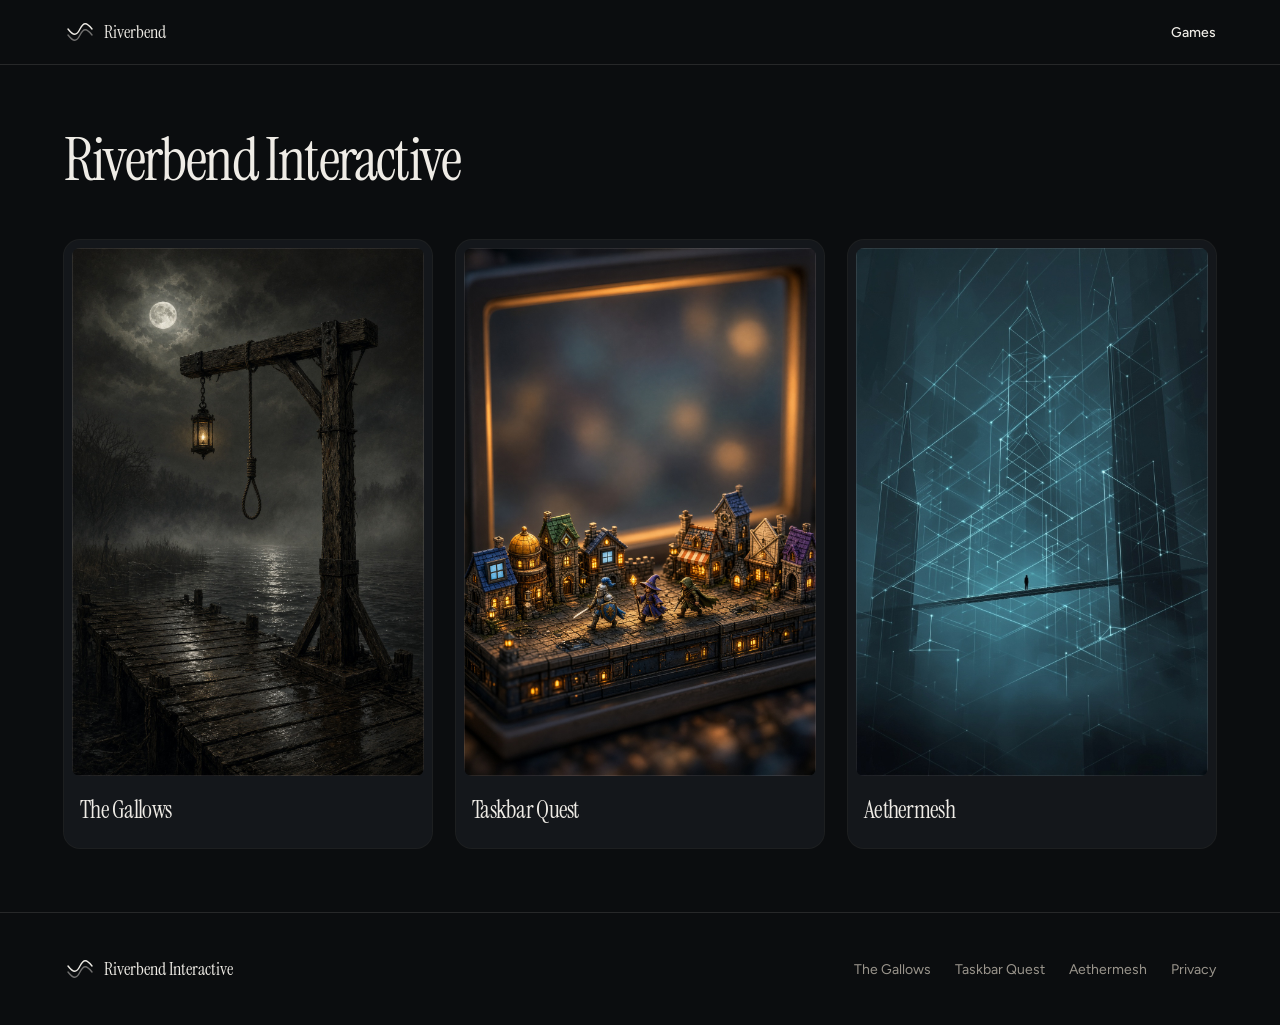
<file: index.html>
<!DOCTYPE html>
<html lang="en">
  <head>
    <meta charset="utf-8" />
    <meta name="viewport" content="width=device-width, initial-scale=1" />
    <title>Riverbend Interactive</title>
    <meta
      name="description"
      content="Riverbend Interactive — The Gallows, Taskbar Quest, Aethermesh."
    />
    <meta name="theme-color" content="#0b0d0f" />
    <link rel="icon" type="image/svg+xml" href="favicon.svg" />
    <link rel="preconnect" href="https://fonts.googleapis.com" />
    <link rel="preconnect" href="https://fonts.gstatic.com" crossorigin />
    <link
      href="https://fonts.googleapis.com/css2?family=Figtree:ital,wght@0,400;0,500;0,600;1,400&family=Instrument+Serif:ital@0;1&display=swap"
      rel="stylesheet"
    />
    <link rel="stylesheet" href="css/styles.css" />
  </head>
  <body>
    <header class="site-header">
      <a class="sr-only" href="#main">Skip to content</a>
      <div class="wrap header-bar">
        <a class="brand" href="./">
          <svg class="mark" viewBox="0 0 32 32" aria-hidden="true" fill="none">
            <path d="M4 13c5.5 7 8.5 7 12 0s6.5-7 12 0" stroke="currentColor" stroke-width="1.4" stroke-linecap="round" />
            <path d="M4 19c5.5 7 8.5 7 12 0s6.5-7 12 0" stroke="currentColor" stroke-width="1.4" stroke-linecap="round" opacity="0.45" />
          </svg>
          <span>Riverbend</span>
        </a>
        <nav class="nav-desktop" aria-label="Primary">
          <a href="games/" aria-current="page">Games</a>
        </nav>
        <button class="menu-btn" type="button" data-menu-toggle aria-expanded="false" aria-controls="mobile-nav">
          <svg width="20" height="20" viewBox="0 0 24 24" fill="none" stroke="currentColor" stroke-width="2" aria-hidden="true">
            <path d="M4 7h16M4 12h16M4 17h16" />
          </svg>
          <span class="sr-only">Open menu</span>
        </button>
      </div>
      <div class="nav-mobile wrap" id="mobile-nav">
        <a href="games/">Games</a>
      </div>
    </header>

    <main id="main" class="page">
      <div class="wrap">
        <h1>Riverbend Interactive</h1>
        <div class="grid-games">
          <a class="game-card" href="games/the-gallows/">
            <div class="frame">
              <img src="art/gallows-cover.jpg" alt="The Gallows" />
            </div>
            <h2>The Gallows</h2>
          </a>
          <a class="game-card" href="games/taskbar-quest/">
            <div class="frame">
              <img src="art/taskbar-cover.jpg" alt="Taskbar Quest" />
            </div>
            <h2>Taskbar Quest</h2>
          </a>
          <a class="game-card" href="games/aethermesh/">
            <div class="frame">
              <img src="art/aethermesh-cover.jpg" alt="Aethermesh" />
            </div>
            <h2>Aethermesh</h2>
          </a>
        </div>
      </div>
    </main>

    <footer class="site-footer">
      <div class="wrap footer-bar">
        <div class="footer-brand">
          <svg class="mark" viewBox="0 0 32 32" aria-hidden="true" fill="none">
            <path d="M4 13c5.5 7 8.5 7 12 0s6.5-7 12 0" stroke="currentColor" stroke-width="1.4" stroke-linecap="round" />
            <path d="M4 19c5.5 7 8.5 7 12 0s6.5-7 12 0" stroke="currentColor" stroke-width="1.4" stroke-linecap="round" opacity="0.45" />
          </svg>
          <span>Riverbend Interactive</span>
        </div>
        <nav class="footer-nav" aria-label="Games">
          <a href="games/the-gallows/">The Gallows</a>
          <a href="games/taskbar-quest/">Taskbar Quest</a>
          <a href="games/aethermesh/">Aethermesh</a>
          <a href="games/the-gallows/privacy.html">Privacy</a>
        </nav>
      </div>
    </footer>
    <script src="js/site.js"></script>
  </body>
</html>
</file>
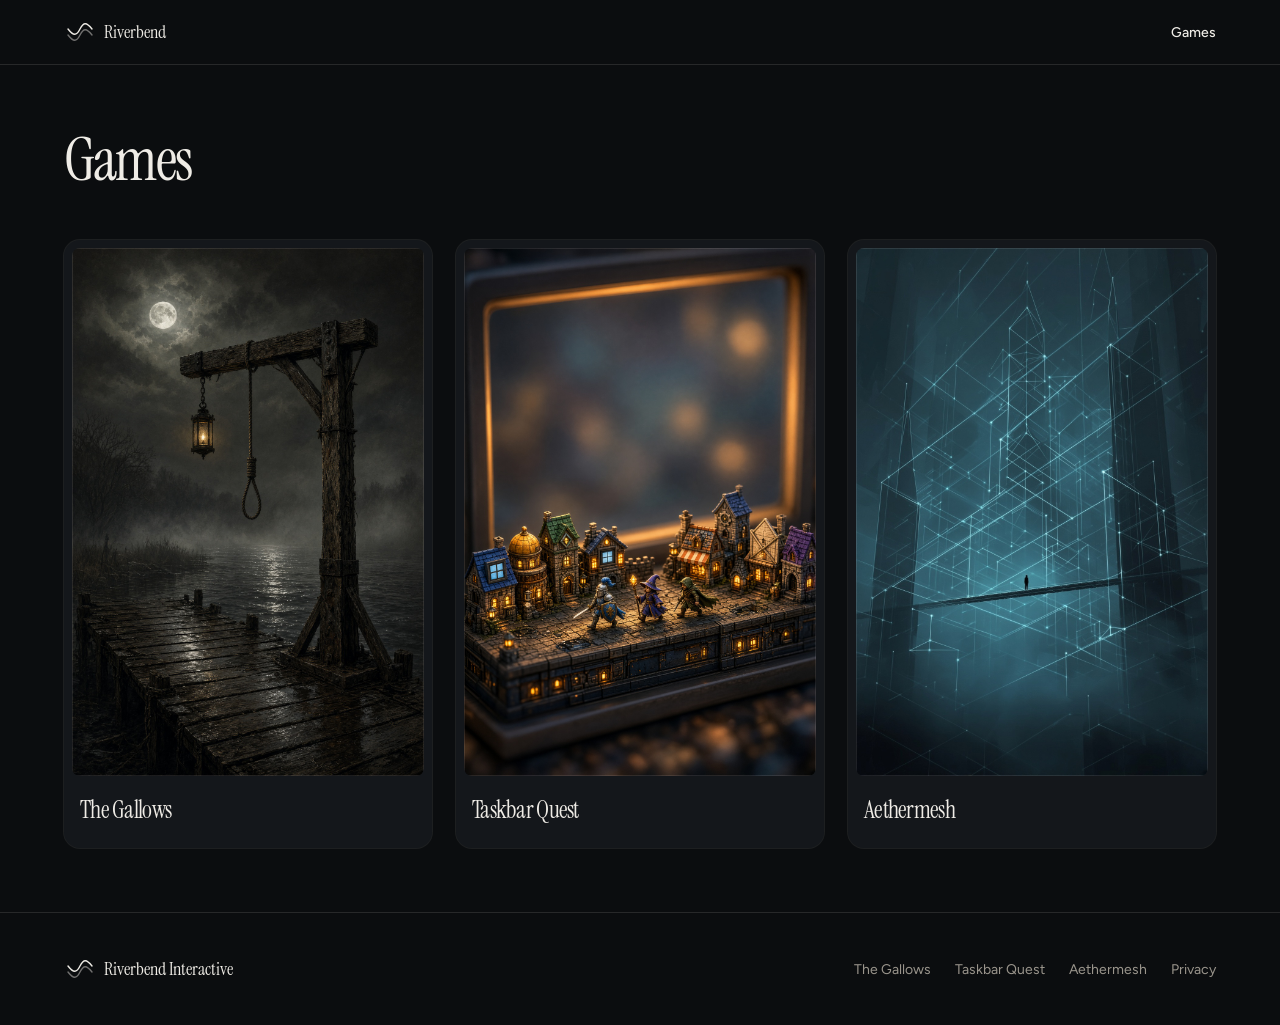
<file: games/index.html>
<!DOCTYPE html>
<html lang="en">
  <head>
    <meta charset="utf-8" />
    <meta name="viewport" content="width=device-width, initial-scale=1" />
    <title>Games — Riverbend Interactive</title>
    <meta name="description" content="The Gallows, Taskbar Quest, and Aethermesh." />
    <meta name="theme-color" content="#0b0d0f" />
    <link rel="icon" type="image/svg+xml" href="../favicon.svg" />
    <link rel="preconnect" href="https://fonts.googleapis.com" />
    <link rel="preconnect" href="https://fonts.gstatic.com" crossorigin />
    <link
      href="https://fonts.googleapis.com/css2?family=Figtree:ital,wght@0,400;0,500;0,600;1,400&family=Instrument+Serif:ital@0;1&display=swap"
      rel="stylesheet"
    />
    <link rel="stylesheet" href="../css/styles.css" />
  </head>
  <body>
    <header class="site-header">
      <a class="sr-only" href="#main">Skip to content</a>
      <div class="wrap header-bar">
        <a class="brand" href="../">
          <svg class="mark" viewBox="0 0 32 32" aria-hidden="true" fill="none">
            <path d="M4 13c5.5 7 8.5 7 12 0s6.5-7 12 0" stroke="currentColor" stroke-width="1.4" stroke-linecap="round" />
            <path d="M4 19c5.5 7 8.5 7 12 0s6.5-7 12 0" stroke="currentColor" stroke-width="1.4" stroke-linecap="round" opacity="0.45" />
          </svg>
          <span>Riverbend</span>
        </a>
        <nav class="nav-desktop" aria-label="Primary">
          <a href="./" aria-current="page">Games</a>
        </nav>
        <button class="menu-btn" type="button" data-menu-toggle aria-expanded="false" aria-controls="mobile-nav">
          <svg width="20" height="20" viewBox="0 0 24 24" fill="none" stroke="currentColor" stroke-width="2" aria-hidden="true">
            <path d="M4 7h16M4 12h16M4 17h16" />
          </svg>
          <span class="sr-only">Open menu</span>
        </button>
      </div>
      <div class="nav-mobile wrap" id="mobile-nav">
        <a href="./">Games</a>
      </div>
    </header>

    <main id="main" class="page">
      <div class="wrap">
        <h1>Games</h1>
        <div class="grid-games">
          <a class="game-card" href="the-gallows/">
            <div class="frame">
              <img src="../art/gallows-cover.jpg" alt="The Gallows" />
            </div>
            <h2>The Gallows</h2>
          </a>
          <a class="game-card" href="taskbar-quest/">
            <div class="frame">
              <img src="../art/taskbar-cover.jpg" alt="Taskbar Quest" />
            </div>
            <h2>Taskbar Quest</h2>
          </a>
          <a class="game-card" href="aethermesh/">
            <div class="frame">
              <img src="../art/aethermesh-cover.jpg" alt="Aethermesh" />
            </div>
            <h2>Aethermesh</h2>
          </a>
        </div>
      </div>
    </main>

    <footer class="site-footer">
      <div class="wrap footer-bar">
        <div class="footer-brand">
          <svg class="mark" viewBox="0 0 32 32" aria-hidden="true" fill="none">
            <path d="M4 13c5.5 7 8.5 7 12 0s6.5-7 12 0" stroke="currentColor" stroke-width="1.4" stroke-linecap="round" />
            <path d="M4 19c5.5 7 8.5 7 12 0s6.5-7 12 0" stroke="currentColor" stroke-width="1.4" stroke-linecap="round" opacity="0.45" />
          </svg>
          <span>Riverbend Interactive</span>
        </div>
        <nav class="footer-nav" aria-label="Games">
          <a href="the-gallows/">The Gallows</a>
          <a href="taskbar-quest/">Taskbar Quest</a>
          <a href="aethermesh/">Aethermesh</a>
          <a href="the-gallows/privacy.html">Privacy</a>
        </nav>
      </div>
    </footer>
    <script src="../js/site.js"></script>
  </body>
</html>
</file>
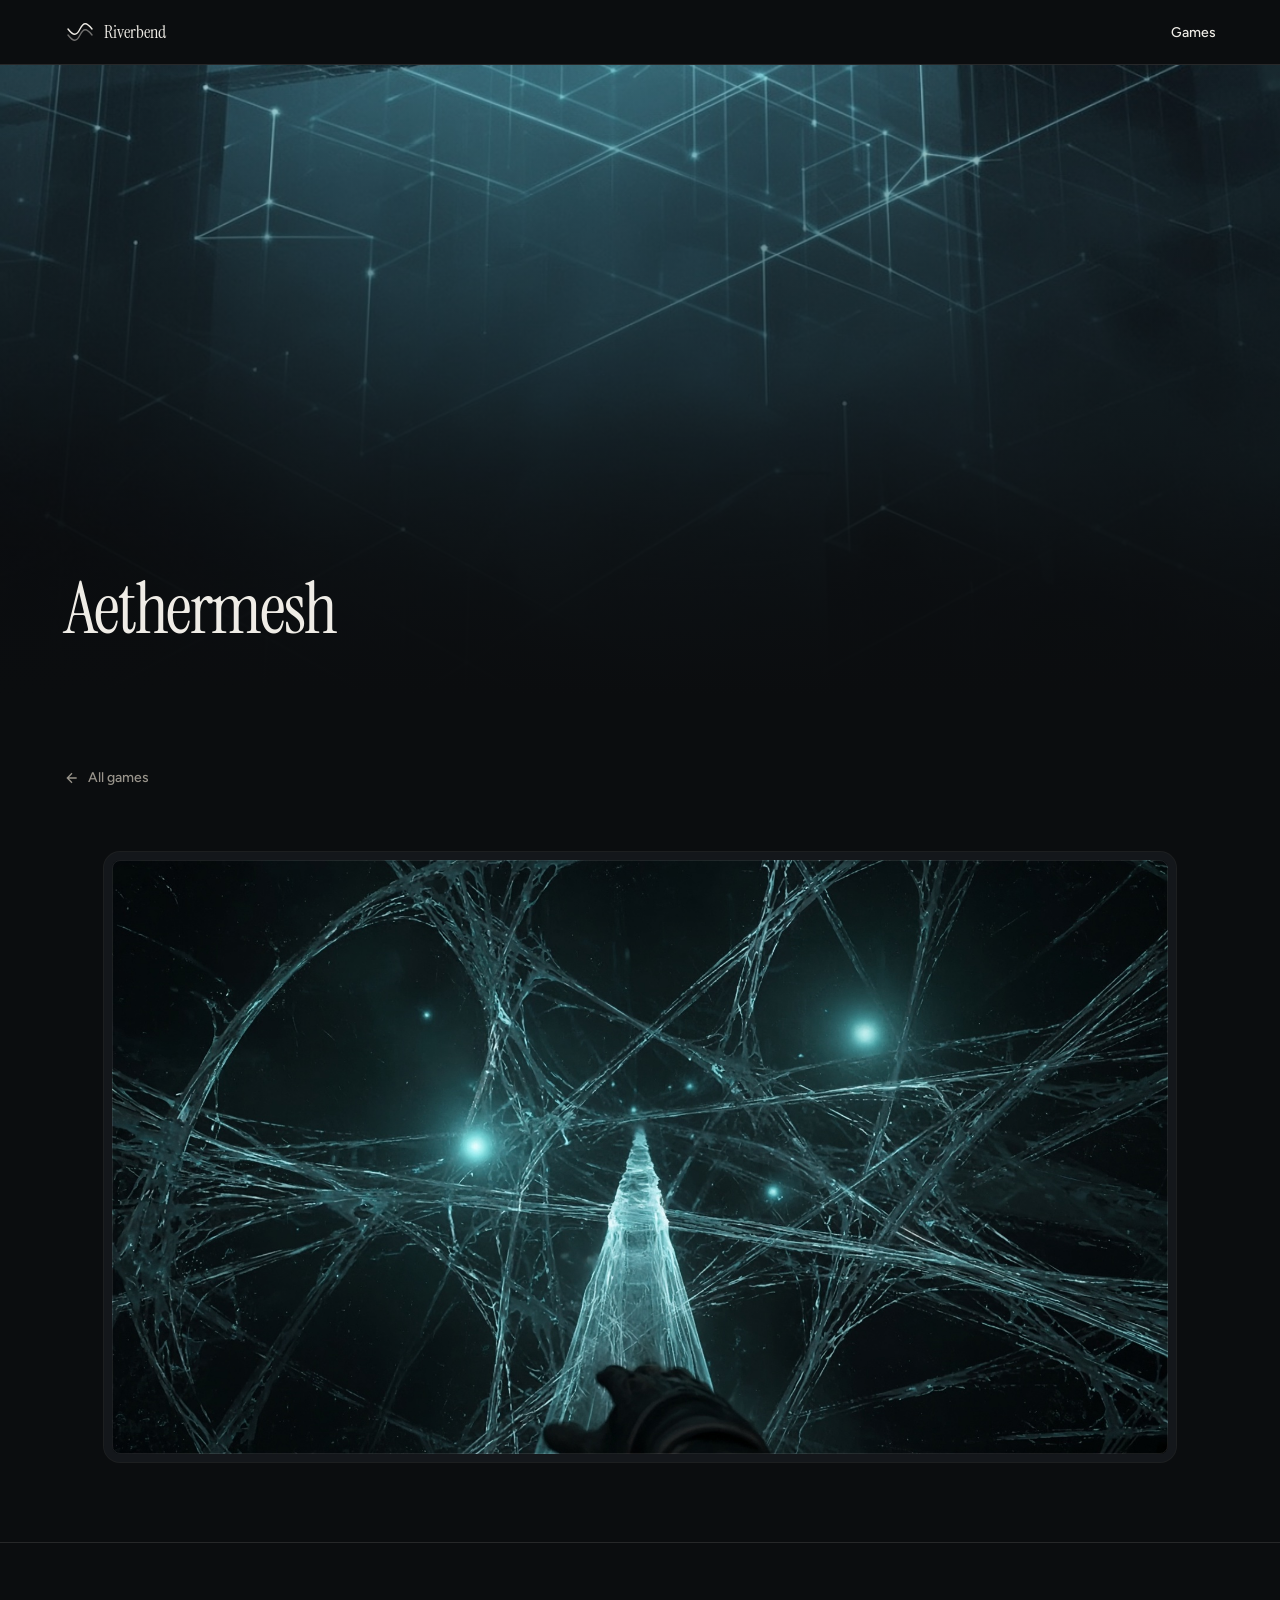
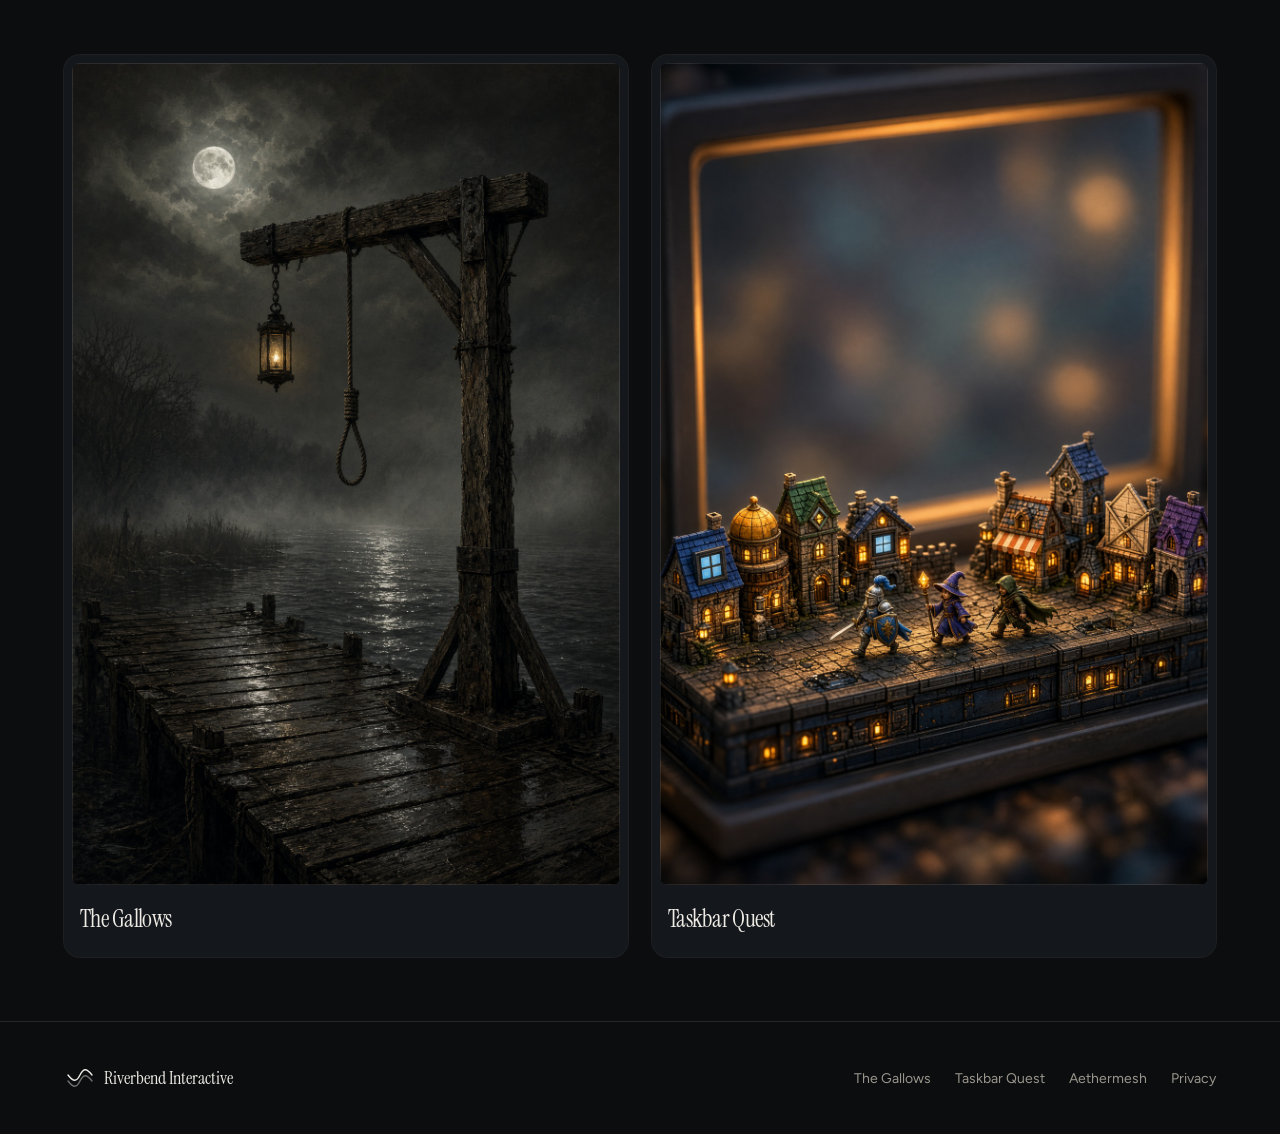
<file: games/aethermesh/index.html>
<!DOCTYPE html>
<html lang="en">
  <head>
    <meta charset="utf-8" />
    <meta name="viewport" content="width=device-width, initial-scale=1" />
    <title>Aethermesh — Riverbend Interactive</title>
    <meta name="description" content="Aethermesh" />
    <meta name="theme-color" content="#0b0d0f" />
    <link rel="icon" type="image/svg+xml" href="../../favicon.svg" />
    <link rel="preconnect" href="https://fonts.googleapis.com" />
    <link rel="preconnect" href="https://fonts.gstatic.com" crossorigin />
    <link
      href="https://fonts.googleapis.com/css2?family=Figtree:ital,wght@0,400;0,500;0,600;1,400&family=Instrument+Serif:ital@0;1&display=swap"
      rel="stylesheet"
    />
    <link rel="stylesheet" href="../../css/styles.css" />
  </head>
  <body>
    <header class="site-header">
      <a class="sr-only" href="#main">Skip to content</a>
      <div class="wrap header-bar">
        <a class="brand" href="../../">
          <svg class="mark" viewBox="0 0 32 32" aria-hidden="true" fill="none">
            <path d="M4 13c5.5 7 8.5 7 12 0s6.5-7 12 0" stroke="currentColor" stroke-width="1.4" stroke-linecap="round" />
            <path d="M4 19c5.5 7 8.5 7 12 0s6.5-7 12 0" stroke="currentColor" stroke-width="1.4" stroke-linecap="round" opacity="0.45" />
          </svg>
          <span>Riverbend</span>
        </a>
        <nav class="nav-desktop" aria-label="Primary">
          <a href="../" aria-current="page">Games</a>
        </nav>
        <button class="menu-btn" type="button" data-menu-toggle aria-expanded="false" aria-controls="mobile-nav">
          <svg width="20" height="20" viewBox="0 0 24 24" fill="none" stroke="currentColor" stroke-width="2" aria-hidden="true">
            <path d="M4 7h16M4 12h16M4 17h16" />
          </svg>
          <span class="sr-only">Open menu</span>
        </button>
      </div>
      <div class="nav-mobile wrap" id="mobile-nav">
        <a href="../">Games</a>
      </div>
    </header>

    <main id="main">
      <section class="hero">
        <img class="pos-bottom" src="../../art/aethermesh-cover.jpg" alt="Aethermesh" />
        <div class="hero-scrim"></div>
        <div class="wrap hero-copy">
          <h1 class="rise">Aethermesh</h1>
        </div>
      </section>

      <div class="page">
        <div class="wrap">
          <a class="back" href="../">
            <svg width="16" height="16" viewBox="0 0 24 24" fill="none" stroke="currentColor" stroke-width="2" aria-hidden="true">
              <path d="M19 12H5M12 19l-7-7 7-7" />
            </svg>
            All games
          </a>
          <div class="gallery">
            <figure class="shot wide-wrap">
              <img class="wide" src="../../art/aethermesh-scene.jpg" alt="Aethermesh" />
            </figure>
          </div>
        </div>
      </div>

      <section class="more">
        <div class="wrap">
          <div class="grid-games">
            <a class="game-card" href="../the-gallows/">
              <div class="frame">
                <img src="../../art/gallows-cover.jpg" alt="The Gallows" />
              </div>
              <h3>The Gallows</h3>
            </a>
            <a class="game-card" href="../taskbar-quest/">
              <div class="frame">
                <img src="../../art/taskbar-cover.jpg" alt="Taskbar Quest" />
              </div>
              <h3>Taskbar Quest</h3>
            </a>
          </div>
        </div>
      </section>
    </main>

    <footer class="site-footer">
      <div class="wrap footer-bar">
        <div class="footer-brand">
          <svg class="mark" viewBox="0 0 32 32" aria-hidden="true" fill="none">
            <path d="M4 13c5.5 7 8.5 7 12 0s6.5-7 12 0" stroke="currentColor" stroke-width="1.4" stroke-linecap="round" />
            <path d="M4 19c5.5 7 8.5 7 12 0s6.5-7 12 0" stroke="currentColor" stroke-width="1.4" stroke-linecap="round" opacity="0.45" />
          </svg>
          <span>Riverbend Interactive</span>
        </div>
        <nav class="footer-nav" aria-label="Games">
          <a href="../the-gallows/">The Gallows</a>
          <a href="../taskbar-quest/">Taskbar Quest</a>
          <a href="./">Aethermesh</a>
          <a href="../the-gallows/privacy.html">Privacy</a>
        </nav>
      </div>
    </footer>
    <script src="../../js/site.js"></script>
  </body>
</html>
</file>
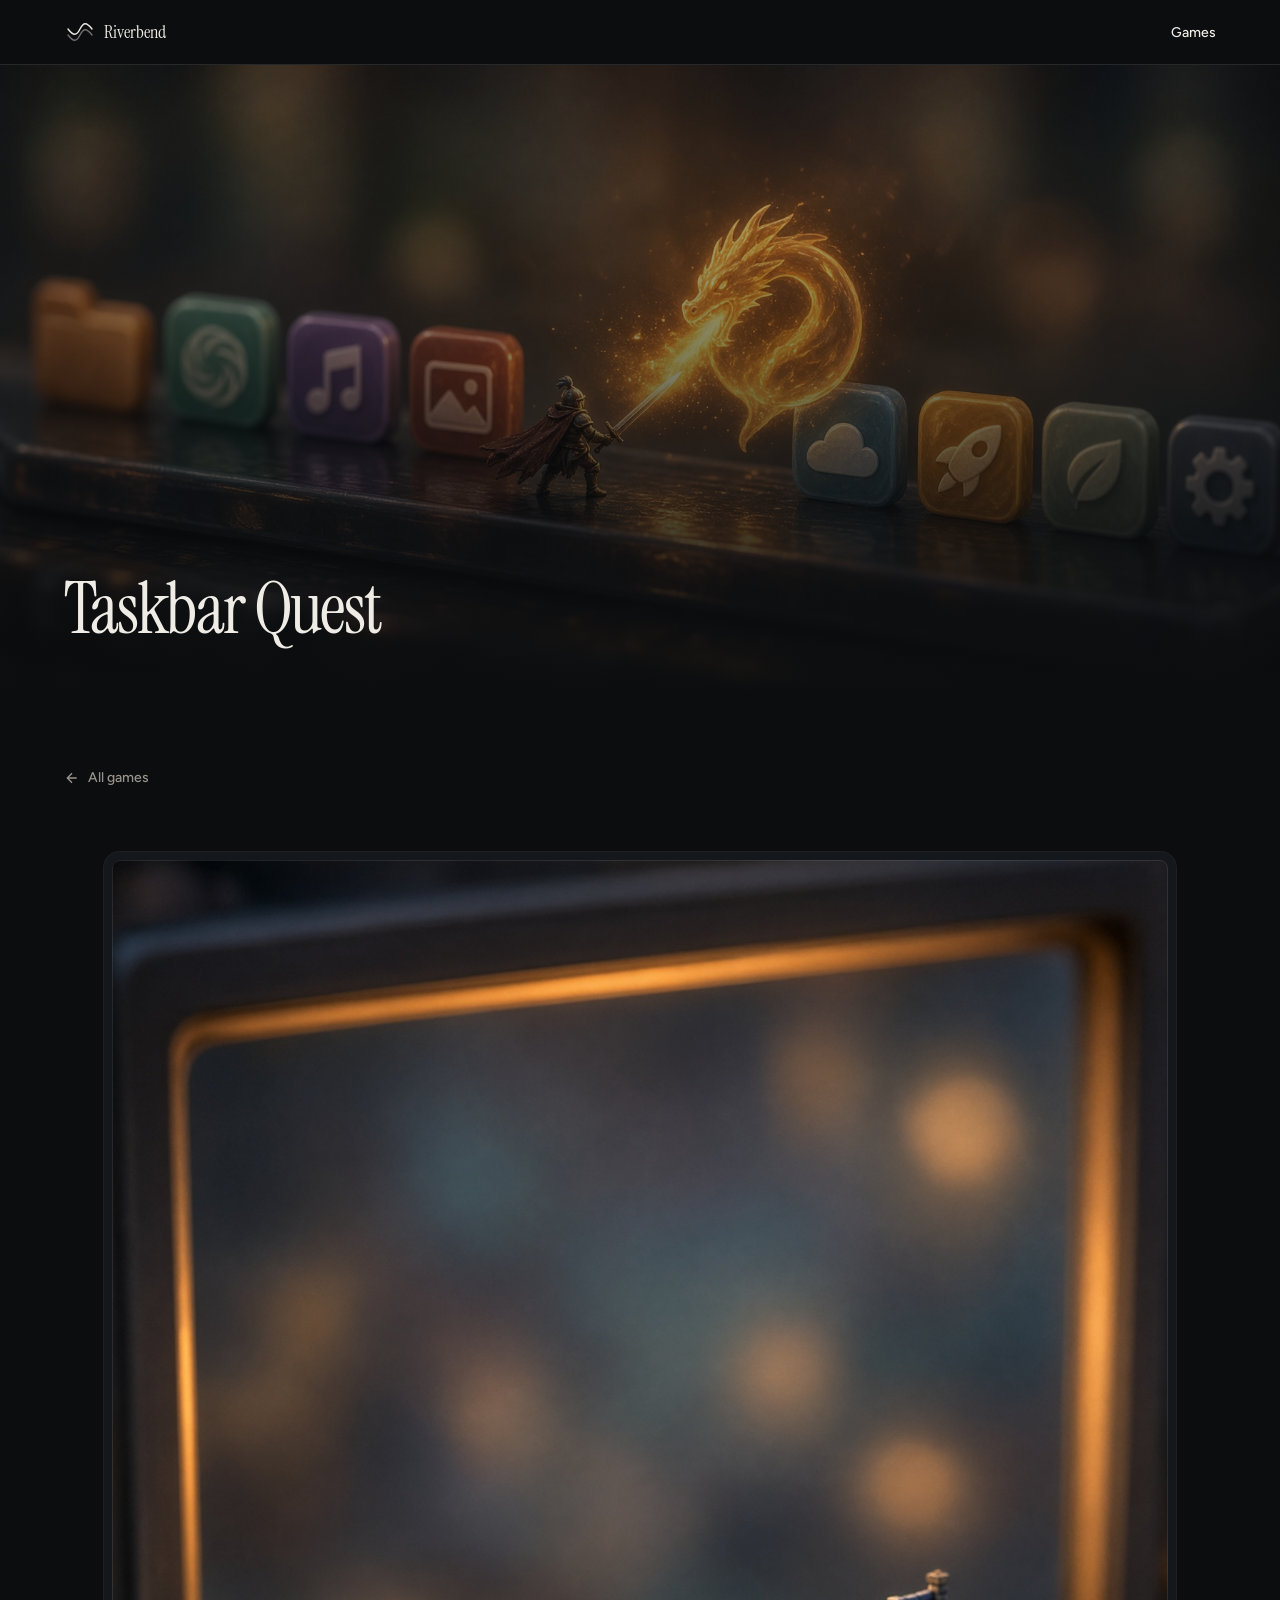
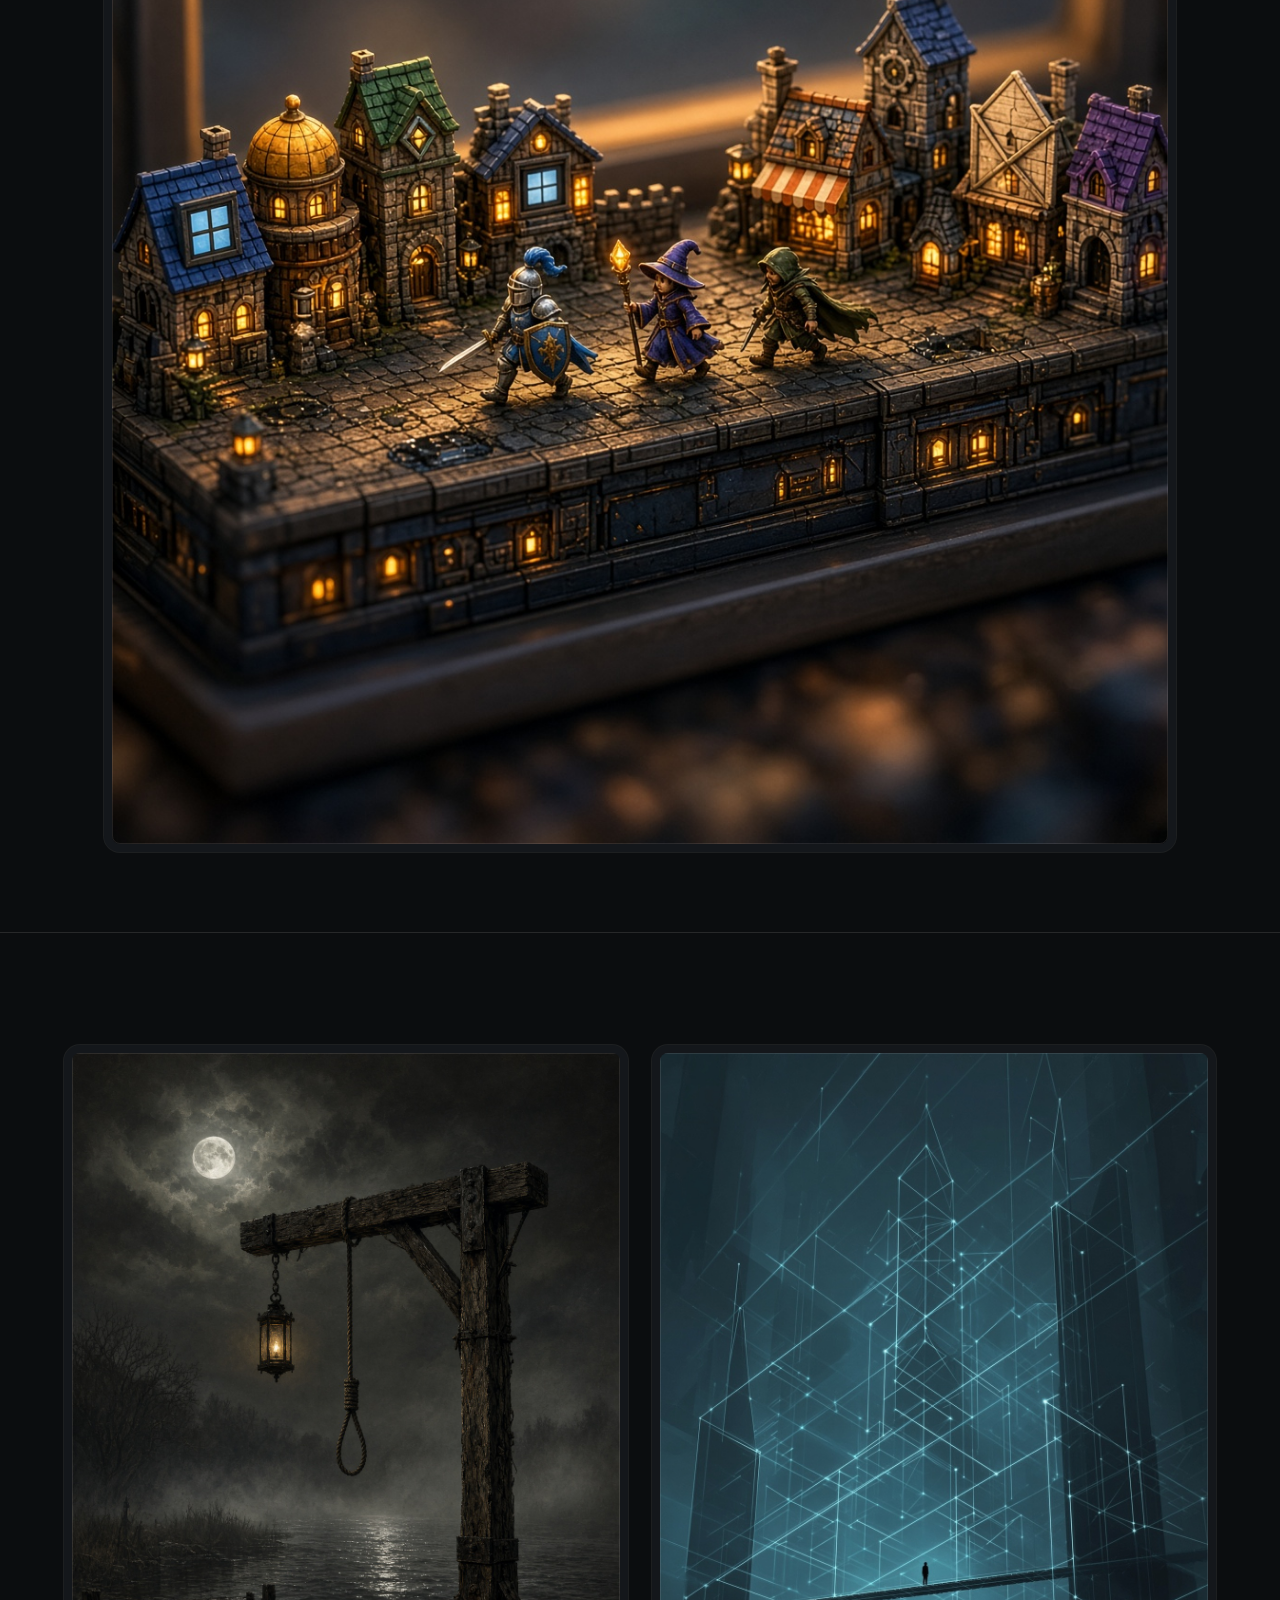
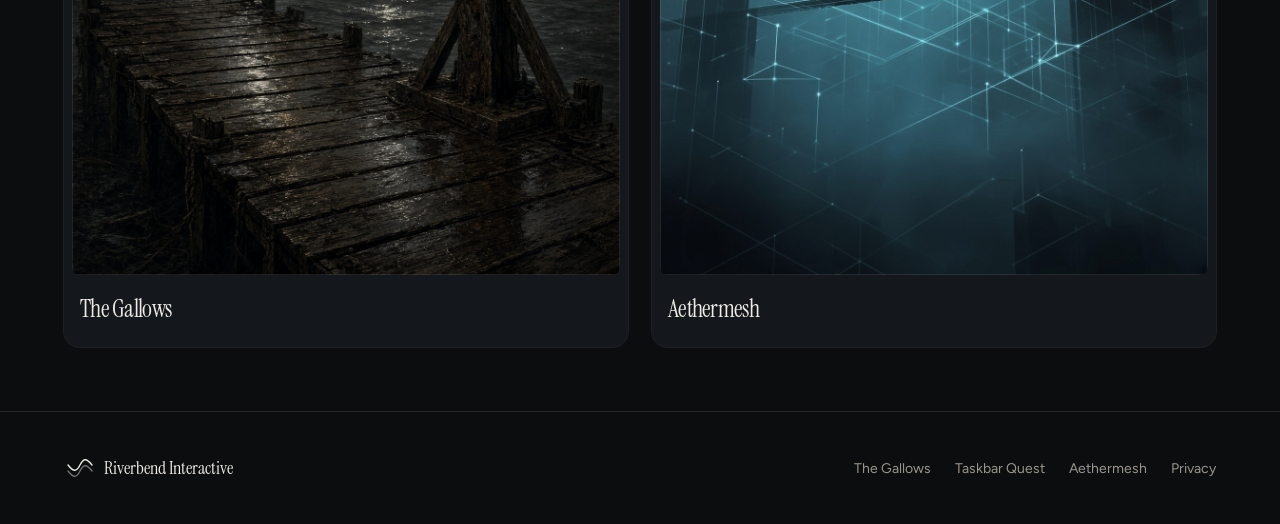
<file: games/taskbar-quest/index.html>
<!DOCTYPE html>
<html lang="en">
  <head>
    <meta charset="utf-8" />
    <meta name="viewport" content="width=device-width, initial-scale=1" />
    <title>Taskbar Quest — Riverbend Interactive</title>
    <meta name="description" content="Taskbar Quest" />
    <meta name="theme-color" content="#0b0d0f" />
    <link rel="icon" type="image/svg+xml" href="../../favicon.svg" />
    <link rel="preconnect" href="https://fonts.googleapis.com" />
    <link rel="preconnect" href="https://fonts.gstatic.com" crossorigin />
    <link
      href="https://fonts.googleapis.com/css2?family=Figtree:ital,wght@0,400;0,500;0,600;1,400&family=Instrument+Serif:ital@0;1&display=swap"
      rel="stylesheet"
    />
    <link rel="stylesheet" href="../../css/styles.css" />
  </head>
  <body>
    <header class="site-header">
      <a class="sr-only" href="#main">Skip to content</a>
      <div class="wrap header-bar">
        <a class="brand" href="../../">
          <svg class="mark" viewBox="0 0 32 32" aria-hidden="true" fill="none">
            <path d="M4 13c5.5 7 8.5 7 12 0s6.5-7 12 0" stroke="currentColor" stroke-width="1.4" stroke-linecap="round" />
            <path d="M4 19c5.5 7 8.5 7 12 0s6.5-7 12 0" stroke="currentColor" stroke-width="1.4" stroke-linecap="round" opacity="0.45" />
          </svg>
          <span>Riverbend</span>
        </a>
        <nav class="nav-desktop" aria-label="Primary">
          <a href="../" aria-current="page">Games</a>
        </nav>
        <button class="menu-btn" type="button" data-menu-toggle aria-expanded="false" aria-controls="mobile-nav">
          <svg width="20" height="20" viewBox="0 0 24 24" fill="none" stroke="currentColor" stroke-width="2" aria-hidden="true">
            <path d="M4 7h16M4 12h16M4 17h16" />
          </svg>
          <span class="sr-only">Open menu</span>
        </button>
      </div>
      <div class="nav-mobile wrap" id="mobile-nav">
        <a href="../">Games</a>
      </div>
    </header>

    <main id="main">
      <section class="hero">
        <img src="../../art/taskbar-scene.jpg" alt="Taskbar Quest" />
        <div class="hero-scrim"></div>
        <div class="wrap hero-copy">
          <h1 class="rise">Taskbar Quest</h1>
        </div>
      </section>

      <div class="page">
        <div class="wrap">
          <a class="back" href="../">
            <svg width="16" height="16" viewBox="0 0 24 24" fill="none" stroke="currentColor" stroke-width="2" aria-hidden="true">
              <path d="M19 12H5M12 19l-7-7 7-7" />
            </svg>
            All games
          </a>
          <div class="gallery">
            <figure class="shot">
              <img class="portrait" src="../../art/taskbar-cover.jpg" alt="Taskbar Quest" />
            </figure>
          </div>
        </div>
      </div>

      <section class="more">
        <div class="wrap">
          <div class="grid-games">
            <a class="game-card" href="../the-gallows/">
              <div class="frame">
                <img src="../../art/gallows-cover.jpg" alt="The Gallows" />
              </div>
              <h3>The Gallows</h3>
            </a>
            <a class="game-card" href="../aethermesh/">
              <div class="frame">
                <img src="../../art/aethermesh-cover.jpg" alt="Aethermesh" />
              </div>
              <h3>Aethermesh</h3>
            </a>
          </div>
        </div>
      </section>
    </main>

    <footer class="site-footer">
      <div class="wrap footer-bar">
        <div class="footer-brand">
          <svg class="mark" viewBox="0 0 32 32" aria-hidden="true" fill="none">
            <path d="M4 13c5.5 7 8.5 7 12 0s6.5-7 12 0" stroke="currentColor" stroke-width="1.4" stroke-linecap="round" />
            <path d="M4 19c5.5 7 8.5 7 12 0s6.5-7 12 0" stroke="currentColor" stroke-width="1.4" stroke-linecap="round" opacity="0.45" />
          </svg>
          <span>Riverbend Interactive</span>
        </div>
        <nav class="footer-nav" aria-label="Games">
          <a href="../the-gallows/">The Gallows</a>
          <a href="./">Taskbar Quest</a>
          <a href="../aethermesh/">Aethermesh</a>
          <a href="../the-gallows/privacy.html">Privacy</a>
        </nav>
      </div>
    </footer>
    <script src="../../js/site.js"></script>
  </body>
</html>
</file>
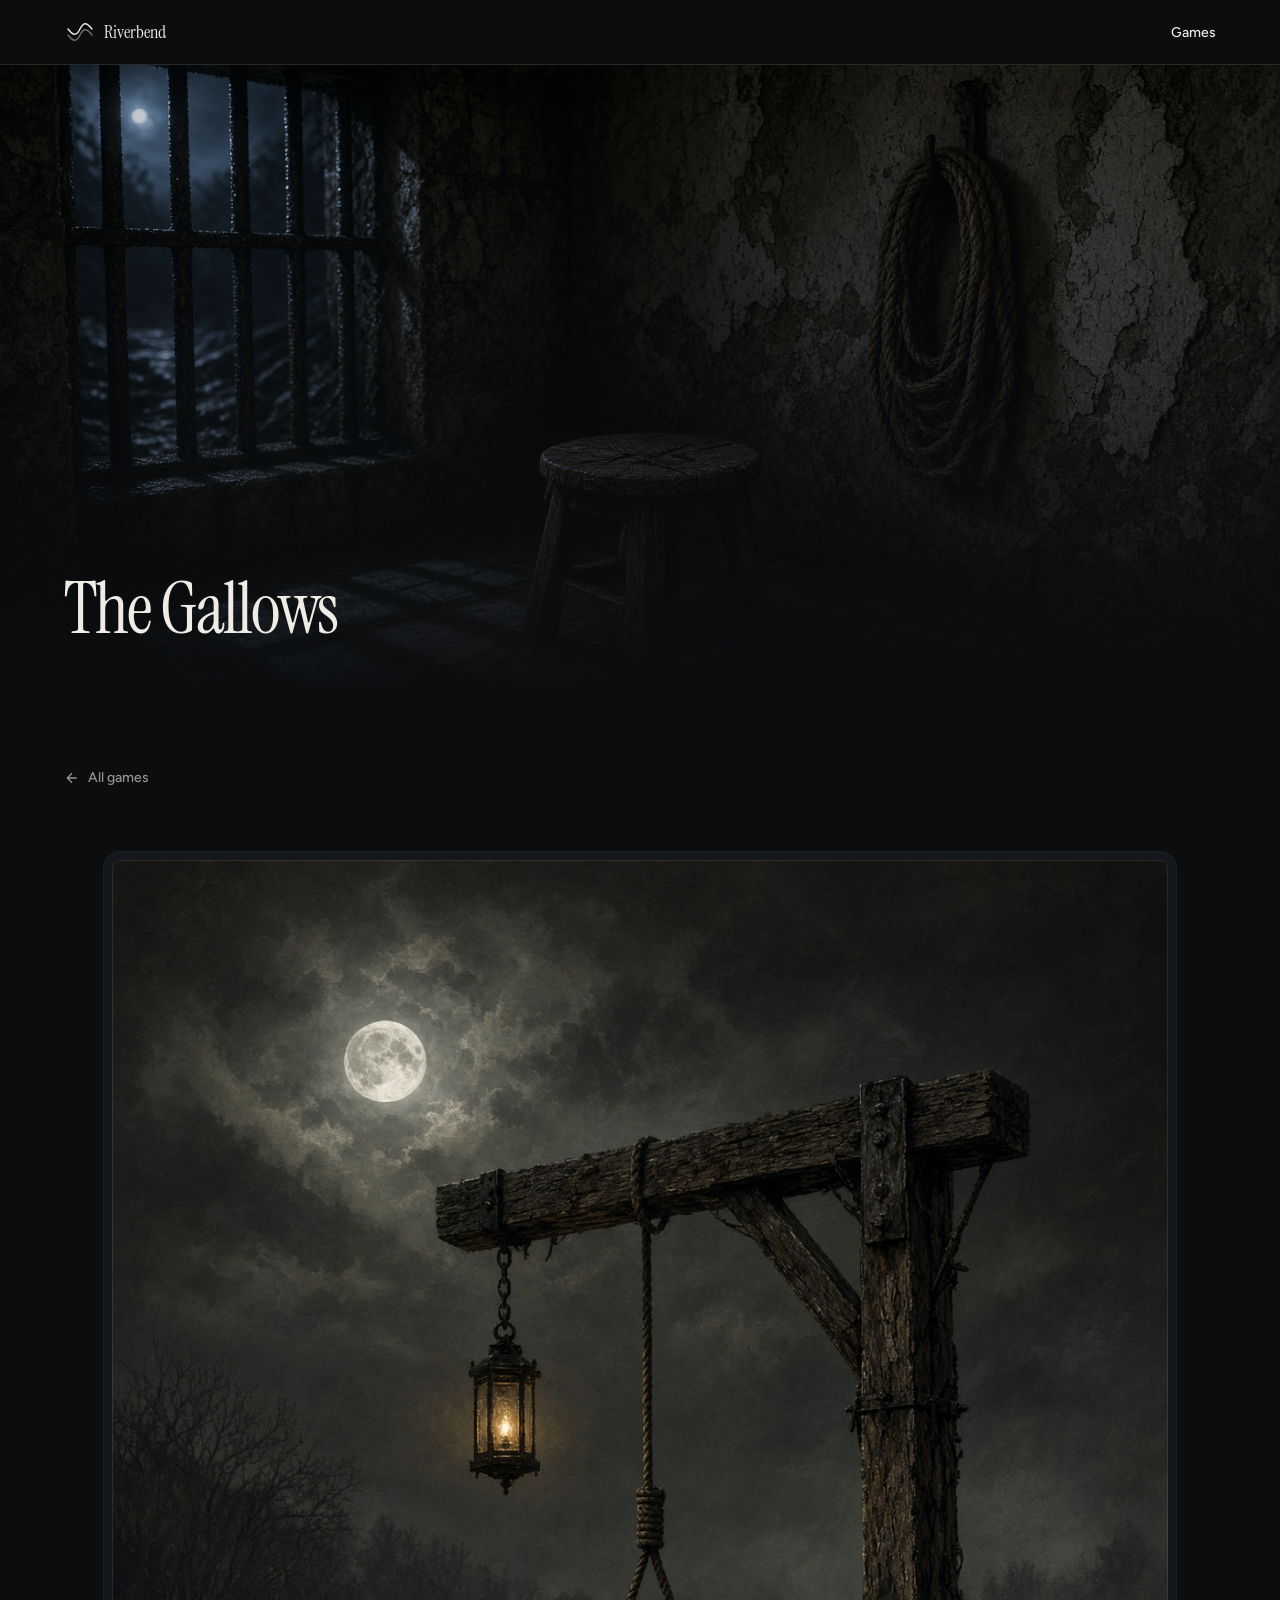
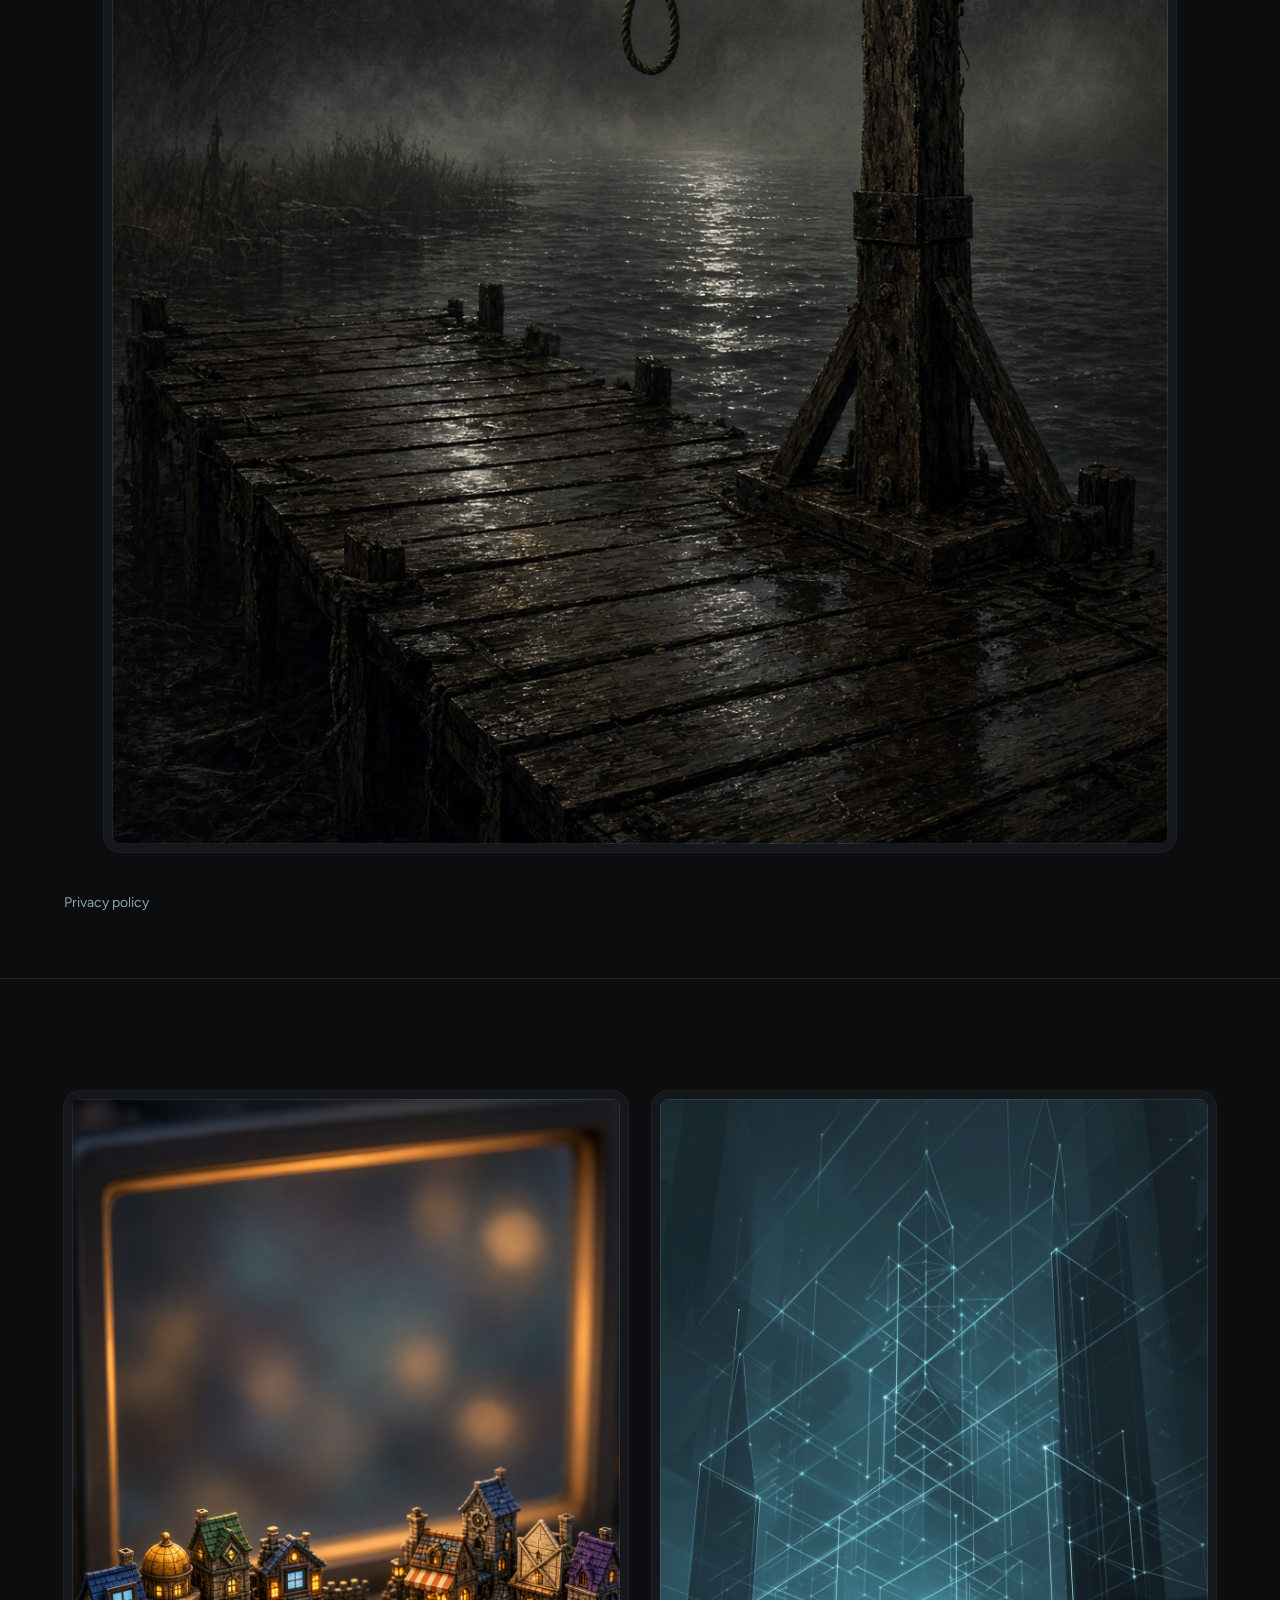
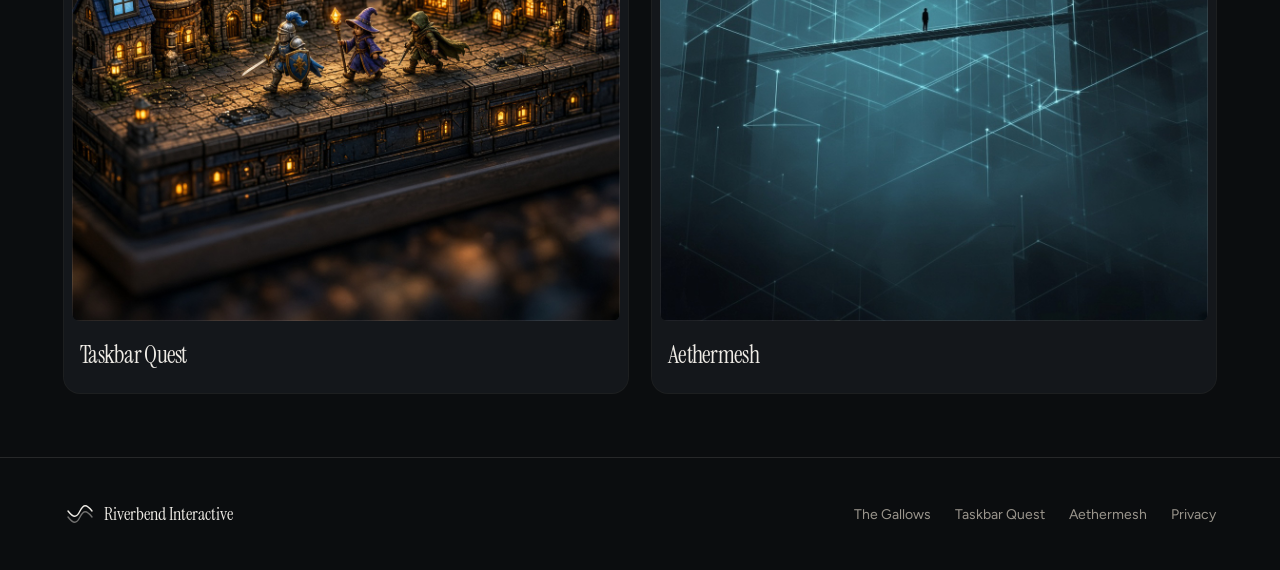
<file: games/the-gallows/index.html>
<!DOCTYPE html>
<html lang="en">
  <head>
    <meta charset="utf-8" />
    <meta name="viewport" content="width=device-width, initial-scale=1" />
    <title>The Gallows — Riverbend Interactive</title>
    <meta name="description" content="The Gallows" />
    <meta name="theme-color" content="#0b0d0f" />
    <link rel="icon" type="image/svg+xml" href="../../favicon.svg" />
    <link rel="preconnect" href="https://fonts.googleapis.com" />
    <link rel="preconnect" href="https://fonts.gstatic.com" crossorigin />
    <link
      href="https://fonts.googleapis.com/css2?family=Figtree:ital,wght@0,400;0,500;0,600;1,400&family=Instrument+Serif:ital@0;1&display=swap"
      rel="stylesheet"
    />
    <link rel="stylesheet" href="../../css/styles.css" />
  </head>
  <body>
    <header class="site-header">
      <a class="sr-only" href="#main">Skip to content</a>
      <div class="wrap header-bar">
        <a class="brand" href="../../">
          <svg class="mark" viewBox="0 0 32 32" aria-hidden="true" fill="none">
            <path d="M4 13c5.5 7 8.5 7 12 0s6.5-7 12 0" stroke="currentColor" stroke-width="1.4" stroke-linecap="round" />
            <path d="M4 19c5.5 7 8.5 7 12 0s6.5-7 12 0" stroke="currentColor" stroke-width="1.4" stroke-linecap="round" opacity="0.45" />
          </svg>
          <span>Riverbend</span>
        </a>
        <nav class="nav-desktop" aria-label="Primary">
          <a href="../" aria-current="page">Games</a>
        </nav>
        <button class="menu-btn" type="button" data-menu-toggle aria-expanded="false" aria-controls="mobile-nav">
          <svg width="20" height="20" viewBox="0 0 24 24" fill="none" stroke="currentColor" stroke-width="2" aria-hidden="true">
            <path d="M4 7h16M4 12h16M4 17h16" />
          </svg>
          <span class="sr-only">Open menu</span>
        </button>
      </div>
      <div class="nav-mobile wrap" id="mobile-nav">
        <a href="../">Games</a>
      </div>
    </header>

    <main id="main">
      <section class="hero">
        <img src="../../art/gallows-scene.jpg" alt="The Gallows" />
        <div class="hero-scrim"></div>
        <div class="wrap hero-copy">
          <h1 class="rise">The Gallows</h1>
        </div>
      </section>

      <div class="page">
        <div class="wrap">
          <a class="back" href="../">
            <svg width="16" height="16" viewBox="0 0 24 24" fill="none" stroke="currentColor" stroke-width="2" aria-hidden="true">
              <path d="M19 12H5M12 19l-7-7 7-7" />
            </svg>
            All games
          </a>
          <div class="gallery">
            <figure class="shot">
              <img class="portrait" src="../../art/gallows-cover.jpg" alt="The Gallows" />
            </figure>
          </div>
          <a class="privacy-link" href="privacy.html">Privacy policy</a>
        </div>
      </div>

      <section class="more">
        <div class="wrap">
          <div class="grid-games">
            <a class="game-card" href="../taskbar-quest/">
              <div class="frame">
                <img src="../../art/taskbar-cover.jpg" alt="Taskbar Quest" />
              </div>
              <h3>Taskbar Quest</h3>
            </a>
            <a class="game-card" href="../aethermesh/">
              <div class="frame">
                <img src="../../art/aethermesh-cover.jpg" alt="Aethermesh" />
              </div>
              <h3>Aethermesh</h3>
            </a>
          </div>
        </div>
      </section>
    </main>

    <footer class="site-footer">
      <div class="wrap footer-bar">
        <div class="footer-brand">
          <svg class="mark" viewBox="0 0 32 32" aria-hidden="true" fill="none">
            <path d="M4 13c5.5 7 8.5 7 12 0s6.5-7 12 0" stroke="currentColor" stroke-width="1.4" stroke-linecap="round" />
            <path d="M4 19c5.5 7 8.5 7 12 0s6.5-7 12 0" stroke="currentColor" stroke-width="1.4" stroke-linecap="round" opacity="0.45" />
          </svg>
          <span>Riverbend Interactive</span>
        </div>
        <nav class="footer-nav" aria-label="Games">
          <a href="./">The Gallows</a>
          <a href="../taskbar-quest/">Taskbar Quest</a>
          <a href="../aethermesh/">Aethermesh</a>
          <a href="privacy.html">Privacy</a>
        </nav>
      </div>
    </footer>
    <script src="../../js/site.js"></script>
  </body>
</html>
</file>
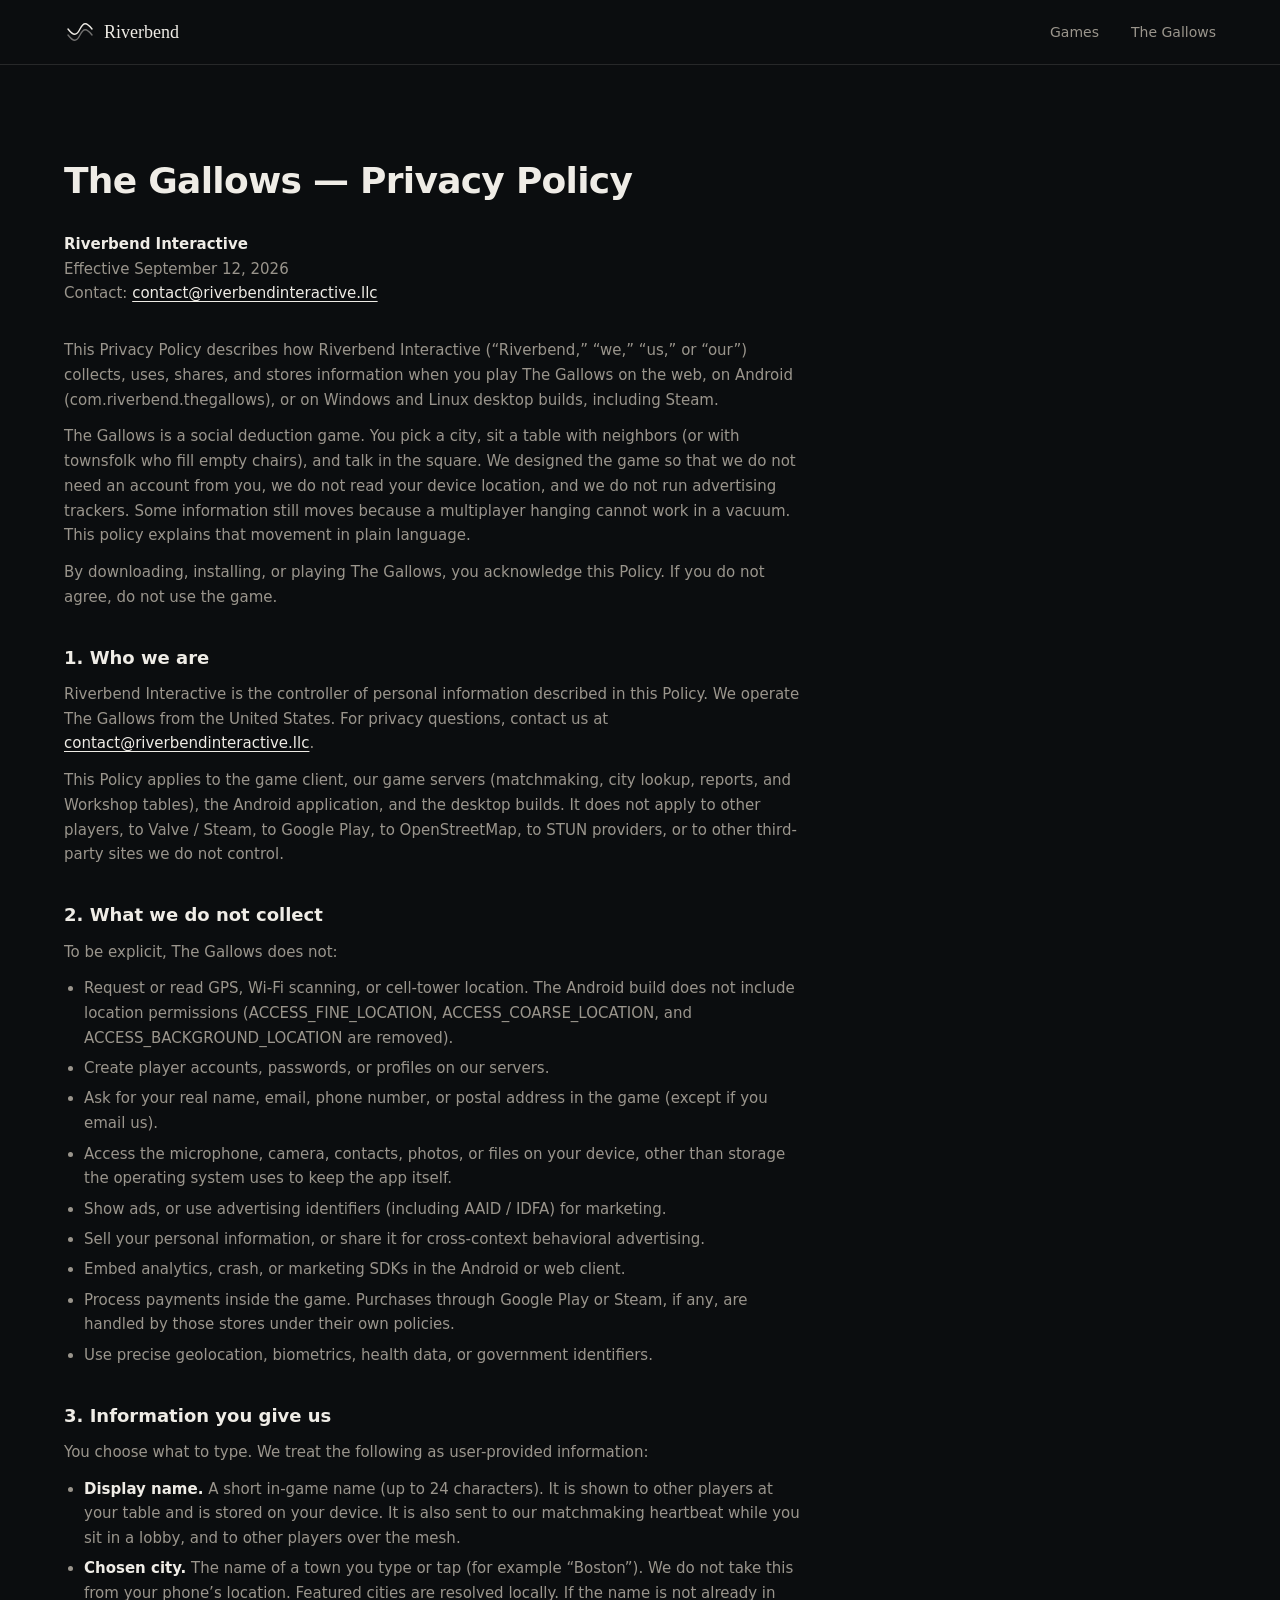
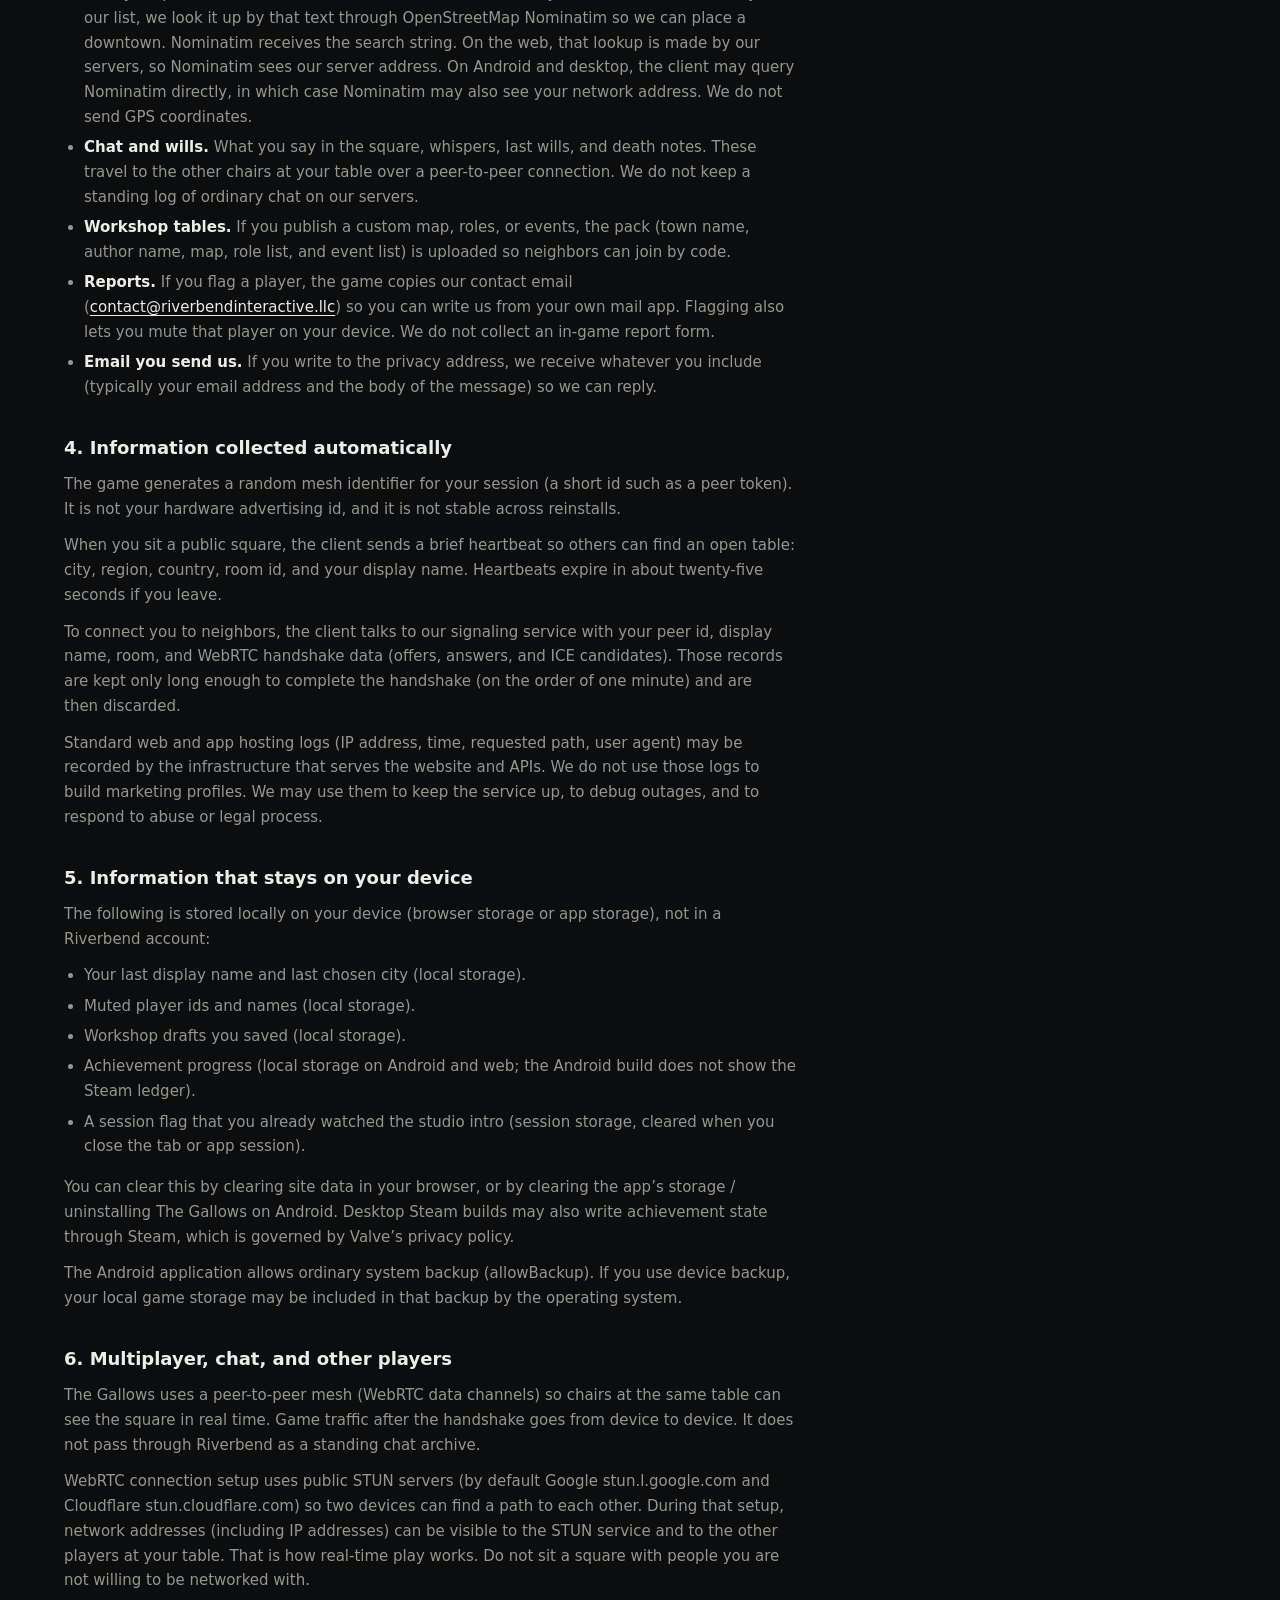
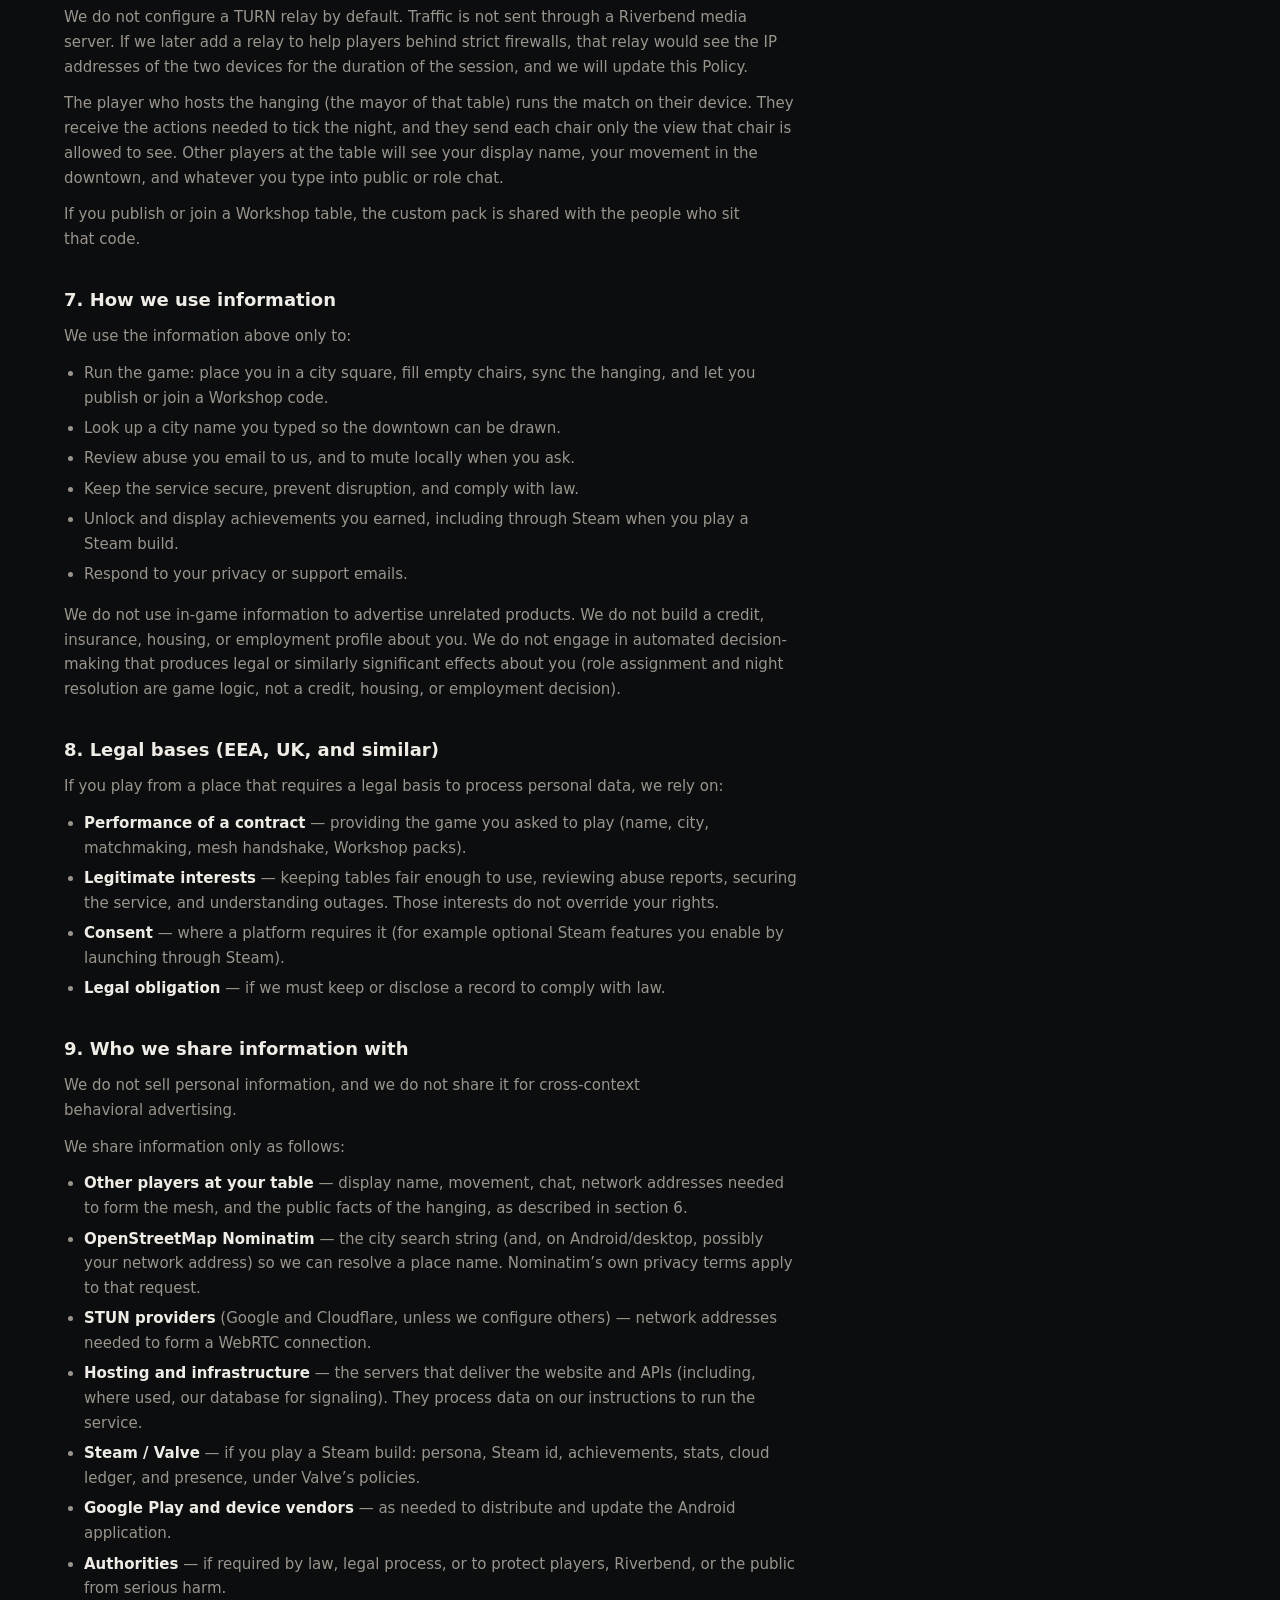
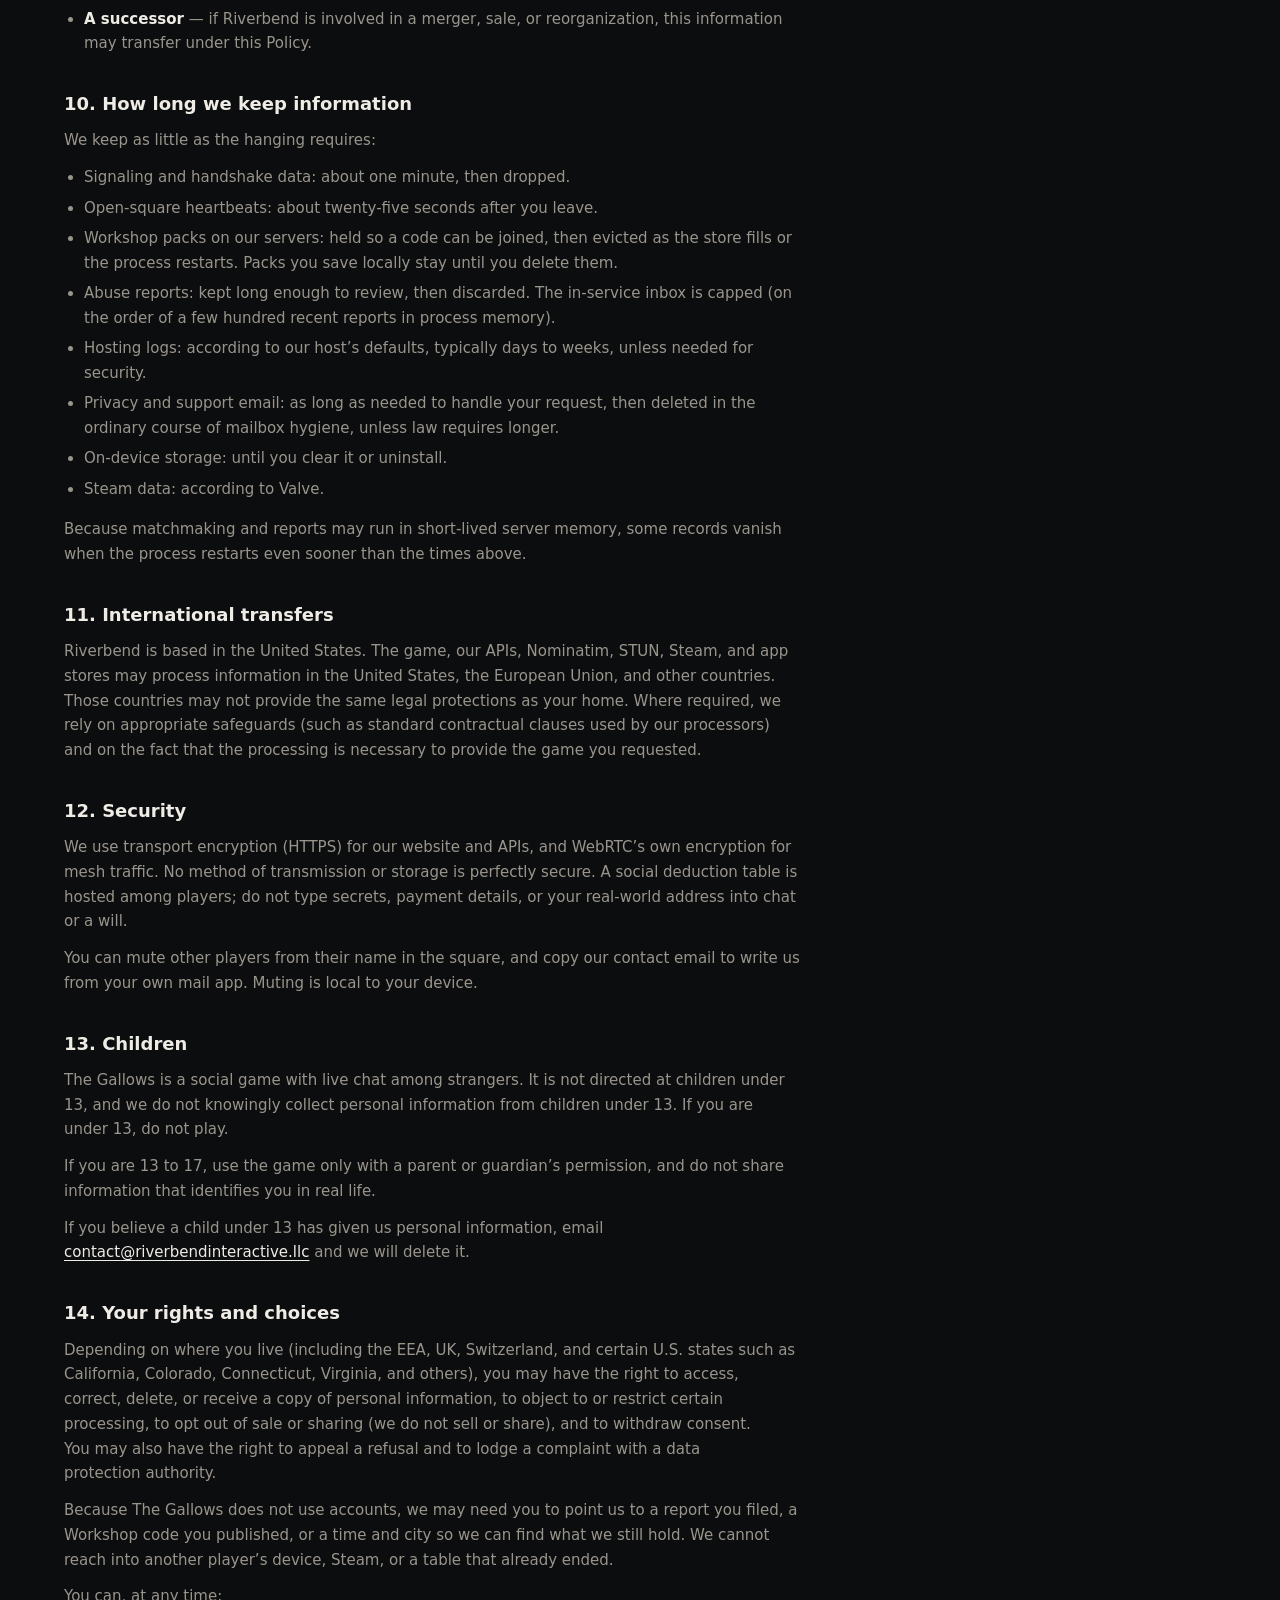
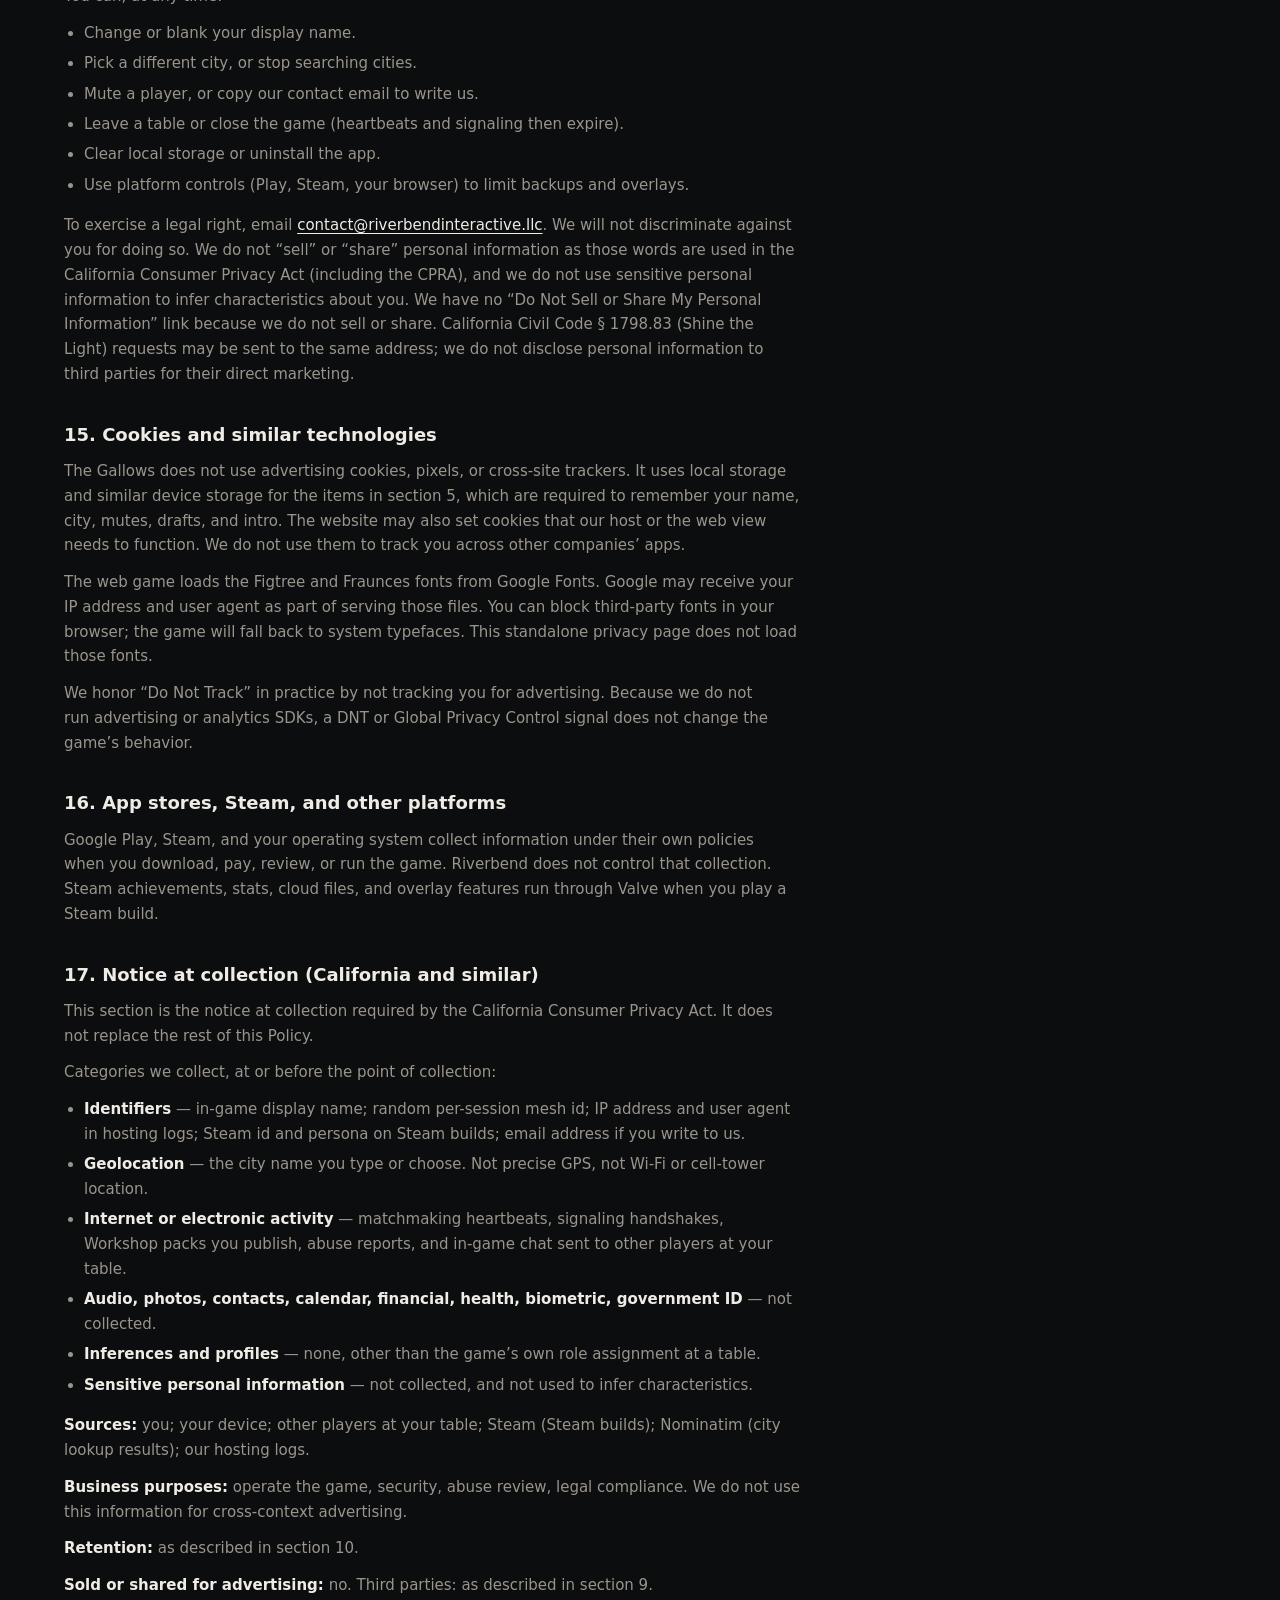
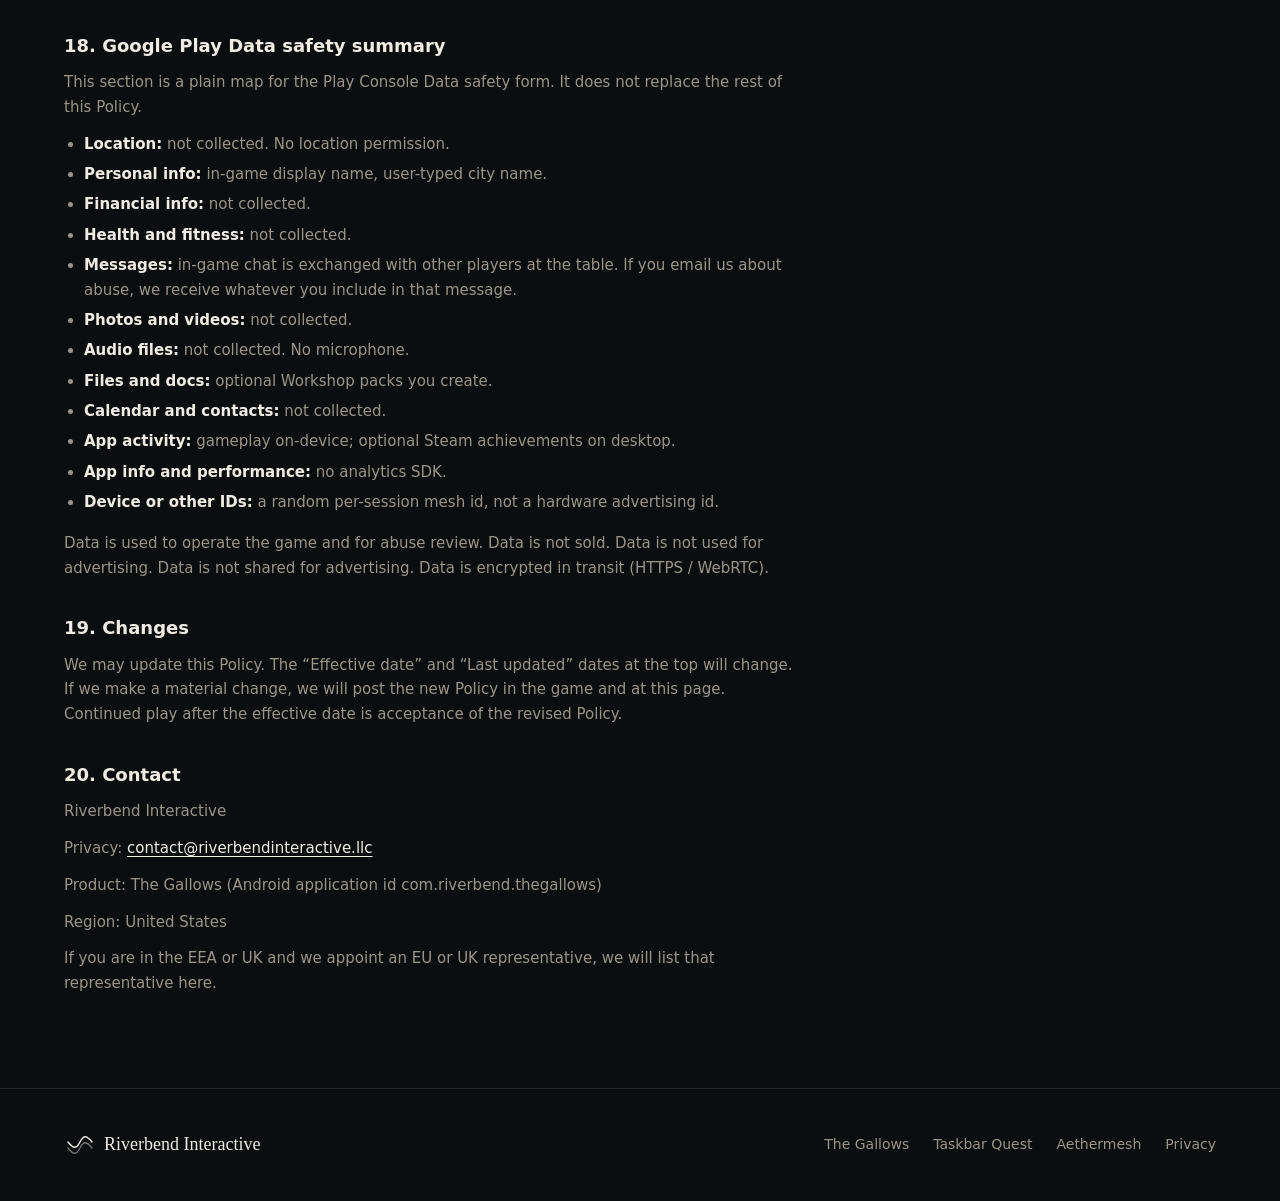
<file: games/the-gallows/privacy.html>
<!DOCTYPE html>
<html lang="en">
  <head>
    <meta charset="utf-8" />
    <meta name="viewport" content="width=device-width, initial-scale=1" />
    <title>The Gallows — Privacy Policy</title>
    <meta
      name="description"
      content="Privacy Policy for The Gallows by Riverbend Interactive. Effective September 12, 2026."
    />
    <meta name="theme-color" content="#0b0d0f" />
    <link rel="icon" type="image/svg+xml" href="../../favicon.svg" />
    <link rel="stylesheet" href="../../css/styles.css" />
  </head>
  <body>
    <header class="site-header">
      <a class="sr-only" href="#main">Skip to content</a>
      <div class="wrap header-bar">
        <a class="brand" href="../../">
          <svg class="mark" viewBox="0 0 32 32" aria-hidden="true" fill="none">
            <path d="M4 13c5.5 7 8.5 7 12 0s6.5-7 12 0" stroke="currentColor" stroke-width="1.4" stroke-linecap="round" />
            <path d="M4 19c5.5 7 8.5 7 12 0s6.5-7 12 0" stroke="currentColor" stroke-width="1.4" stroke-linecap="round" opacity="0.45" />
          </svg>
          <span>Riverbend</span>
        </a>
        <nav class="nav-desktop" aria-label="Primary">
          <a href="../">Games</a>
          <a href="./">The Gallows</a>
        </nav>
        <button class="menu-btn" type="button" data-menu-toggle aria-expanded="false" aria-controls="mobile-nav">
          <svg width="20" height="20" viewBox="0 0 24 24" fill="none" stroke="currentColor" stroke-width="2" aria-hidden="true">
            <path d="M4 7h16M4 12h16M4 17h16" />
          </svg>
          <span class="sr-only">Open menu</span>
        </button>
      </div>
      <div class="nav-mobile wrap" id="mobile-nav">
        <a href="../">Games</a>
        <a href="./">The Gallows</a>
      </div>
    </header>

    <main id="main" class="wrap">
      <article class="legal">
        <h1>The Gallows — Privacy Policy</h1>
        <p class="meta">
          <strong>Riverbend Interactive</strong><br />
          Effective September 12, 2026<br />
          Contact:
          <a href="mailto:contact@riverbendinteractive.llc">contact@riverbendinteractive.llc</a>
        </p>

        <p>
          This Privacy Policy describes how Riverbend Interactive (“Riverbend,” “we,” “us,” or “our”) collects, uses, shares, and stores information when you play The Gallows on the web, on Android (com.riverbend.thegallows), or on Windows and Linux desktop builds, including Steam.
        </p>
        <p>
          The Gallows is a social deduction game. You pick a city, sit a table with neighbors (or with townsfolk who fill empty chairs), and talk in the square. We designed the game so that we do not need an account from you, we do not read your device location, and we do not run advertising trackers. Some information still moves because a multiplayer hanging cannot work in a vacuum. This policy explains that movement in plain language.
        </p>
        <p>
          By downloading, installing, or playing The Gallows, you acknowledge this Policy. If you do not agree, do not use the game.
        </p>

        <h2>1. Who we are</h2>
        <p>
          Riverbend Interactive is the controller of personal information described in this Policy. We operate The Gallows from the United States. For privacy questions, contact us at
          <a href="mailto:contact@riverbendinteractive.llc">contact@riverbendinteractive.llc</a>.
        </p>
        <p>
          This Policy applies to the game client, our game servers (matchmaking, city lookup, reports, and Workshop tables), the Android application, and the desktop builds. It does not apply to other players, to Valve / Steam, to Google Play, to OpenStreetMap, to STUN providers, or to other third-party sites we do not control.
        </p>

        <h2>2. What we do not collect</h2>
        <p>To be explicit, The Gallows does not:</p>
        <ul>
          <li>Request or read GPS, Wi-Fi scanning, or cell-tower location. The Android build does not include location permissions (ACCESS_FINE_LOCATION, ACCESS_COARSE_LOCATION, and ACCESS_BACKGROUND_LOCATION are removed).</li>
          <li>Create player accounts, passwords, or profiles on our servers.</li>
          <li>Ask for your real name, email, phone number, or postal address in the game (except if you email us).</li>
          <li>Access the microphone, camera, contacts, photos, or files on your device, other than storage the operating system uses to keep the app itself.</li>
          <li>Show ads, or use advertising identifiers (including AAID / IDFA) for marketing.</li>
          <li>Sell your personal information, or share it for cross-context behavioral advertising.</li>
          <li>Embed analytics, crash, or marketing SDKs in the Android or web client.</li>
          <li>Process payments inside the game. Purchases through Google Play or Steam, if any, are handled by those stores under their own policies.</li>
          <li>Use precise geolocation, biometrics, health data, or government identifiers.</li>
        </ul>

        <h2>3. Information you give us</h2>
        <p>You choose what to type. We treat the following as user-provided information:</p>
        <ul>
          <li><strong>Display name.</strong> A short in-game name (up to 24 characters). It is shown to other players at your table and is stored on your device. It is also sent to our matchmaking heartbeat while you sit in a lobby, and to other players over the mesh.</li>
          <li><strong>Chosen city.</strong> The name of a town you type or tap (for example “Boston”). We do not take this from your phone’s location. Featured cities are resolved locally. If the name is not already in our list, we look it up by that text through OpenStreetMap Nominatim so we can place a downtown. Nominatim receives the search string. On the web, that lookup is made by our servers, so Nominatim sees our server address. On Android and desktop, the client may query Nominatim directly, in which case Nominatim may also see your network address. We do not send GPS coordinates.</li>
          <li><strong>Chat and wills.</strong> What you say in the square, whispers, last wills, and death notes. These travel to the other chairs at your table over a peer-to-peer connection. We do not keep a standing log of ordinary chat on our servers.</li>
          <li><strong>Workshop tables.</strong> If you publish a custom map, roles, or events, the pack (town name, author name, map, role list, and event list) is uploaded so neighbors can join by code.</li>
          <li><strong>Reports.</strong> If you flag a player, the game copies our contact email (<a href="mailto:contact@riverbendinteractive.llc">contact@riverbendinteractive.llc</a>) so you can write us from your own mail app. Flagging also lets you mute that player on your device. We do not collect an in-game report form.</li>
          <li><strong>Email you send us.</strong> If you write to the privacy address, we receive whatever you include (typically your email address and the body of the message) so we can reply.</li>
        </ul>

        <h2>4. Information collected automatically</h2>
        <p>
          The game generates a random mesh identifier for your session (a short id such as a peer token). It is not your hardware advertising id, and it is not stable across reinstalls.
        </p>
        <p>
          When you sit a public square, the client sends a brief heartbeat so others can find an open table: city, region, country, room id, and your display name. Heartbeats expire in about twenty-five seconds if you leave.
        </p>
        <p>
          To connect you to neighbors, the client talks to our signaling service with your peer id, display name, room, and WebRTC handshake data (offers, answers, and ICE candidates). Those records are kept only long enough to complete the handshake (on the order of one minute) and are then discarded.
        </p>
        <p>
          Standard web and app hosting logs (IP address, time, requested path, user agent) may be recorded by the infrastructure that serves the website and APIs. We do not use those logs to build marketing profiles. We may use them to keep the service up, to debug outages, and to respond to abuse or legal process.
        </p>

        <h2>5. Information that stays on your device</h2>
        <p>The following is stored locally on your device (browser storage or app storage), not in a Riverbend account:</p>
        <ul>
          <li>Your last display name and last chosen city (local storage).</li>
          <li>Muted player ids and names (local storage).</li>
          <li>Workshop drafts you saved (local storage).</li>
          <li>Achievement progress (local storage on Android and web; the Android build does not show the Steam ledger).</li>
          <li>A session flag that you already watched the studio intro (session storage, cleared when you close the tab or app session).</li>
        </ul>
        <p>
          You can clear this by clearing site data in your browser, or by clearing the app’s storage / uninstalling The Gallows on Android. Desktop Steam builds may also write achievement state through Steam, which is governed by Valve’s privacy policy.
        </p>
        <p>
          The Android application allows ordinary system backup (allowBackup). If you use device backup, your local game storage may be included in that backup by the operating system.
        </p>

        <h2>6. Multiplayer, chat, and other players</h2>
        <p>
          The Gallows uses a peer-to-peer mesh (WebRTC data channels) so chairs at the same table can see the square in real time. Game traffic after the handshake goes from device to device. It does not pass through Riverbend as a standing chat archive.
        </p>
        <p>
          WebRTC connection setup uses public STUN servers (by default Google stun.l.google.com and Cloudflare stun.cloudflare.com) so two devices can find a path to each other. During that setup, network addresses (including IP addresses) can be visible to the STUN service and to the other players at your table. That is how real-time play works. Do not sit a square with people you are not willing to be networked with.
        </p>
        <p>
          We do not configure a TURN relay by default. Traffic is not sent through a Riverbend media server. If we later add a relay to help players behind strict firewalls, that relay would see the IP addresses of the two devices for the duration of the session, and we will update this Policy.
        </p>
        <p>
          The player who hosts the hanging (the mayor of that table) runs the match on their device. They receive the actions needed to tick the night, and they send each chair only the view that chair is allowed to see. Other players at the table will see your display name, your movement in the downtown, and whatever you type into public or role chat.
        </p>
        <p>
          If you publish or join a Workshop table, the custom pack is shared with the people who sit that code.
        </p>

        <h2>7. How we use information</h2>
        <p>We use the information above only to:</p>
        <ul>
          <li>Run the game: place you in a city square, fill empty chairs, sync the hanging, and let you publish or join a Workshop code.</li>
          <li>Look up a city name you typed so the downtown can be drawn.</li>
          <li>Review abuse you email to us, and to mute locally when you ask.</li>
          <li>Keep the service secure, prevent disruption, and comply with law.</li>
          <li>Unlock and display achievements you earned, including through Steam when you play a Steam build.</li>
          <li>Respond to your privacy or support emails.</li>
        </ul>
        <p>
          We do not use in-game information to advertise unrelated products. We do not build a credit, insurance, housing, or employment profile about you. We do not engage in automated decision-making that produces legal or similarly significant effects about you (role assignment and night resolution are game logic, not a credit, housing, or employment decision).
        </p>

        <h2>8. Legal bases (EEA, UK, and similar)</h2>
        <p>If you play from a place that requires a legal basis to process personal data, we rely on:</p>
        <ul>
          <li><strong>Performance of a contract</strong> — providing the game you asked to play (name, city, matchmaking, mesh handshake, Workshop packs).</li>
          <li><strong>Legitimate interests</strong> — keeping tables fair enough to use, reviewing abuse reports, securing the service, and understanding outages. Those interests do not override your rights.</li>
          <li><strong>Consent</strong> — where a platform requires it (for example optional Steam features you enable by launching through Steam).</li>
          <li><strong>Legal obligation</strong> — if we must keep or disclose a record to comply with law.</li>
        </ul>

        <h2>9. Who we share information with</h2>
        <p>We do not sell personal information, and we do not share it for cross-context behavioral advertising.</p>
        <p>We share information only as follows:</p>
        <ul>
          <li><strong>Other players at your table</strong> — display name, movement, chat, network addresses needed to form the mesh, and the public facts of the hanging, as described in section 6.</li>
          <li><strong>OpenStreetMap Nominatim</strong> — the city search string (and, on Android/desktop, possibly your network address) so we can resolve a place name. Nominatim’s own privacy terms apply to that request.</li>
          <li><strong>STUN providers</strong> (Google and Cloudflare, unless we configure others) — network addresses needed to form a WebRTC connection.</li>
          <li><strong>Hosting and infrastructure</strong> — the servers that deliver the website and APIs (including, where used, our database for signaling). They process data on our instructions to run the service.</li>
          <li><strong>Steam / Valve</strong> — if you play a Steam build: persona, Steam id, achievements, stats, cloud ledger, and presence, under Valve’s policies.</li>
          <li><strong>Google Play and device vendors</strong> — as needed to distribute and update the Android application.</li>
          <li><strong>Authorities</strong> — if required by law, legal process, or to protect players, Riverbend, or the public from serious harm.</li>
          <li><strong>A successor</strong> — if Riverbend is involved in a merger, sale, or reorganization, this information may transfer under this Policy.</li>
        </ul>

        <h2>10. How long we keep information</h2>
        <p>We keep as little as the hanging requires:</p>
        <ul>
          <li>Signaling and handshake data: about one minute, then dropped.</li>
          <li>Open-square heartbeats: about twenty-five seconds after you leave.</li>
          <li>Workshop packs on our servers: held so a code can be joined, then evicted as the store fills or the process restarts. Packs you save locally stay until you delete them.</li>
          <li>Abuse reports: kept long enough to review, then discarded. The in-service inbox is capped (on the order of a few hundred recent reports in process memory).</li>
          <li>Hosting logs: according to our host’s defaults, typically days to weeks, unless needed for security.</li>
          <li>Privacy and support email: as long as needed to handle your request, then deleted in the ordinary course of mailbox hygiene, unless law requires longer.</li>
          <li>On-device storage: until you clear it or uninstall.</li>
          <li>Steam data: according to Valve.</li>
        </ul>
        <p>
          Because matchmaking and reports may run in short-lived server memory, some records vanish when the process restarts even sooner than the times above.
        </p>

        <h2>11. International transfers</h2>
        <p>
          Riverbend is based in the United States. The game, our APIs, Nominatim, STUN, Steam, and app stores may process information in the United States, the European Union, and other countries. Those countries may not provide the same legal protections as your home. Where required, we rely on appropriate safeguards (such as standard contractual clauses used by our processors) and on the fact that the processing is necessary to provide the game you requested.
        </p>

        <h2>12. Security</h2>
        <p>
          We use transport encryption (HTTPS) for our website and APIs, and WebRTC’s own encryption for mesh traffic. No method of transmission or storage is perfectly secure. A social deduction table is hosted among players; do not type secrets, payment details, or your real-world address into chat or a will.
        </p>
        <p>
          You can mute other players from their name in the square, and copy our contact email to write us from your own mail app. Muting is local to your device.
        </p>

        <h2>13. Children</h2>
        <p>
          The Gallows is a social game with live chat among strangers. It is not directed at children under 13, and we do not knowingly collect personal information from children under 13. If you are under 13, do not play.
        </p>
        <p>
          If you are 13 to 17, use the game only with a parent or guardian’s permission, and do not share information that identifies you in real life.
        </p>
        <p>
          If you believe a child under 13 has given us personal information, email
          <a href="mailto:contact@riverbendinteractive.llc">contact@riverbendinteractive.llc</a>
          and we will delete it.
        </p>

        <h2>14. Your rights and choices</h2>
        <p>
          Depending on where you live (including the EEA, UK, Switzerland, and certain U.S. states such as California, Colorado, Connecticut, Virginia, and others), you may have the right to access, correct, delete, or receive a copy of personal information, to object to or restrict certain processing, to opt out of sale or sharing (we do not sell or share), and to withdraw consent. You may also have the right to appeal a refusal and to lodge a complaint with a data protection authority.
        </p>
        <p>
          Because The Gallows does not use accounts, we may need you to point us to a report you filed, a Workshop code you published, or a time and city so we can find what we still hold. We cannot reach into another player’s device, Steam, or a table that already ended.
        </p>
        <p>You can, at any time:</p>
        <ul>
          <li>Change or blank your display name.</li>
          <li>Pick a different city, or stop searching cities.</li>
          <li>Mute a player, or copy our contact email to write us.</li>
          <li>Leave a table or close the game (heartbeats and signaling then expire).</li>
          <li>Clear local storage or uninstall the app.</li>
          <li>Use platform controls (Play, Steam, your browser) to limit backups and overlays.</li>
        </ul>
        <p>
          To exercise a legal right, email
          <a href="mailto:contact@riverbendinteractive.llc">contact@riverbendinteractive.llc</a>.
          We will not discriminate against you for doing so. We do not “sell” or “share” personal information as those words are used in the California Consumer Privacy Act (including the CPRA), and we do not use sensitive personal information to infer characteristics about you. We have no “Do Not Sell or Share My Personal Information” link because we do not sell or share. California Civil Code § 1798.83 (Shine the Light) requests may be sent to the same address; we do not disclose personal information to third parties for their direct marketing.
        </p>

        <h2>15. Cookies and similar technologies</h2>
        <p>
          The Gallows does not use advertising cookies, pixels, or cross-site trackers. It uses local storage and similar device storage for the items in section 5, which are required to remember your name, city, mutes, drafts, and intro. The website may also set cookies that our host or the web view needs to function. We do not use them to track you across other companies’ apps.
        </p>
        <p>
          The web game loads the Figtree and Fraunces fonts from Google Fonts. Google may receive your IP address and user agent as part of serving those files. You can block third-party fonts in your browser; the game will fall back to system typefaces. This standalone privacy page does not load those fonts.
        </p>
        <p>
          We honor “Do Not Track” in practice by not tracking you for advertising. Because we do not run advertising or analytics SDKs, a DNT or Global Privacy Control signal does not change the game’s behavior.
        </p>

        <h2>16. App stores, Steam, and other platforms</h2>
        <p>
          Google Play, Steam, and your operating system collect information under their own policies when you download, pay, review, or run the game. Riverbend does not control that collection. Steam achievements, stats, cloud files, and overlay features run through Valve when you play a Steam build.
        </p>

        <h2>17. Notice at collection (California and similar)</h2>
        <p>This section is the notice at collection required by the California Consumer Privacy Act. It does not replace the rest of this Policy.</p>
        <p>Categories we collect, at or before the point of collection:</p>
        <ul>
          <li><strong>Identifiers</strong> — in-game display name; random per-session mesh id; IP address and user agent in hosting logs; Steam id and persona on Steam builds; email address if you write to us.</li>
          <li><strong>Geolocation</strong> — the city name you type or choose. Not precise GPS, not Wi-Fi or cell-tower location.</li>
          <li><strong>Internet or electronic activity</strong> — matchmaking heartbeats, signaling handshakes, Workshop packs you publish, abuse reports, and in-game chat sent to other players at your table.</li>
          <li><strong>Audio, photos, contacts, calendar, financial, health, biometric, government ID</strong> — not collected.</li>
          <li><strong>Inferences and profiles</strong> — none, other than the game’s own role assignment at a table.</li>
          <li><strong>Sensitive personal information</strong> — not collected, and not used to infer characteristics.</li>
        </ul>
        <p>
          <strong>Sources:</strong> you; your device; other players at your table; Steam (Steam builds); Nominatim (city lookup results); our hosting logs.
        </p>
        <p>
          <strong>Business purposes:</strong> operate the game, security, abuse review, legal compliance. We do not use this information for cross-context advertising.
        </p>
        <p><strong>Retention:</strong> as described in section 10.</p>
        <p><strong>Sold or shared for advertising:</strong> no. Third parties: as described in section 9.</p>

        <h2>18. Google Play Data safety summary</h2>
        <p>This section is a plain map for the Play Console Data safety form. It does not replace the rest of this Policy.</p>
        <ul>
          <li><strong>Location:</strong> not collected. No location permission.</li>
          <li><strong>Personal info:</strong> in-game display name, user-typed city name.</li>
          <li><strong>Financial info:</strong> not collected.</li>
          <li><strong>Health and fitness:</strong> not collected.</li>
          <li><strong>Messages:</strong> in-game chat is exchanged with other players at the table. If you email us about abuse, we receive whatever you include in that message.</li>
          <li><strong>Photos and videos:</strong> not collected.</li>
          <li><strong>Audio files:</strong> not collected. No microphone.</li>
          <li><strong>Files and docs:</strong> optional Workshop packs you create.</li>
          <li><strong>Calendar and contacts:</strong> not collected.</li>
          <li><strong>App activity:</strong> gameplay on-device; optional Steam achievements on desktop.</li>
          <li><strong>App info and performance:</strong> no analytics SDK.</li>
          <li><strong>Device or other IDs:</strong> a random per-session mesh id, not a hardware advertising id.</li>
        </ul>
        <p>
          Data is used to operate the game and for abuse review. Data is not sold. Data is not used for advertising. Data is not shared for advertising. Data is encrypted in transit (HTTPS / WebRTC).
        </p>

        <h2>19. Changes</h2>
        <p>
          We may update this Policy. The “Effective date” and “Last updated” dates at the top will change. If we make a material change, we will post the new Policy in the game and at this page. Continued play after the effective date is acceptance of the revised Policy.
        </p>

        <h2>20. Contact</h2>
        <p>Riverbend Interactive</p>
        <p>
          Privacy:
          <a href="mailto:contact@riverbendinteractive.llc">contact@riverbendinteractive.llc</a>
        </p>
        <p>Product: The Gallows (Android application id com.riverbend.thegallows)</p>
        <p>Region: United States</p>
        <p>
          If you are in the EEA or UK and we appoint an EU or UK representative, we will list that representative here.
        </p>
      </article>
    </main>

    <footer class="site-footer">
      <div class="wrap footer-bar">
        <div class="footer-brand">
          <svg class="mark" viewBox="0 0 32 32" aria-hidden="true" fill="none">
            <path d="M4 13c5.5 7 8.5 7 12 0s6.5-7 12 0" stroke="currentColor" stroke-width="1.4" stroke-linecap="round" />
            <path d="M4 19c5.5 7 8.5 7 12 0s6.5-7 12 0" stroke="currentColor" stroke-width="1.4" stroke-linecap="round" opacity="0.45" />
          </svg>
          <span>Riverbend Interactive</span>
        </div>
        <nav class="footer-nav" aria-label="Games">
          <a href="./">The Gallows</a>
          <a href="../taskbar-quest/">Taskbar Quest</a>
          <a href="../aethermesh/">Aethermesh</a>
          <a href="privacy.html">Privacy</a>
        </nav>
      </div>
    </footer>
    <script src="../../js/site.js"></script>
  </body>
</html>
</file>
<file: css/styles.css>
:root {
  --bg: #0b0d0f;
  --surface: #14171b;
  --surface-2: #1c2026;
  --fg: #efece6;
  --muted: #9a958c;
  --faint: #6b6760;
  --accent: #8aa3ad;
  --primary: #efece6;
  --primary-fg: #0b0d0f;
  --border: rgb(239 236 230 / 12%);
  --shadow-border: 0 0 0 1px rgb(239 236 230 / 8%);
  --shadow-border-hover: 0 0 0 1px rgb(239 236 230 / 14%);
  --font-sans: "Figtree", ui-sans-serif, system-ui, sans-serif;
  --font-display: "Instrument Serif", ui-serif, Georgia, "Times New Roman", serif;
  --font-system: ui-sans-serif, system-ui, -apple-system, "Segoe UI", sans-serif;
  --ease: cubic-bezier(0.22, 1, 0.36, 1);
  --max: 72rem;
}

*,
*::before,
*::after {
  box-sizing: border-box;
}

html {
  -webkit-font-smoothing: antialiased;
  background: var(--bg);
  color: var(--fg);
}

body {
  margin: 0;
  min-height: 100dvh;
  display: flex;
  flex-direction: column;
  background: var(--bg);
  color: var(--fg);
  font-family: var(--font-sans);
  font-size: 1rem;
  line-height: 1.5;
}

img {
  max-width: 100%;
  display: block;
}

a {
  color: inherit;
  text-decoration: none;
}

h1,
h2,
h3,
h4 {
  text-wrap: balance;
  font-weight: 500;
  letter-spacing: -0.03em;
}

p {
  text-wrap: pretty;
}

button:not(:disabled),
[role="button"]:not(:disabled) {
  cursor: pointer;
}

.sr-only {
  position: absolute;
  width: 1px;
  height: 1px;
  padding: 0;
  margin: -1px;
  overflow: hidden;
  clip: rect(0, 0, 0, 0);
  white-space: nowrap;
  border: 0;
}

.sr-only:focus {
  position: absolute;
  left: 1rem;
  top: 0.75rem;
  z-index: 50;
  width: auto;
  height: auto;
  margin: 0;
  clip: auto;
  overflow: visible;
  white-space: normal;
  padding: 0.5rem 0.75rem;
  background: var(--primary);
  color: var(--primary-fg);
  border-radius: 0.5rem;
}

.wrap {
  width: min(var(--max), calc(100% - 2rem));
  margin-inline: auto;
}

.site-header {
  position: sticky;
  top: 0;
  z-index: 40;
  border-bottom: 1px solid var(--border);
  background: var(--bg);
}

.header-bar {
  display: flex;
  align-items: center;
  justify-content: space-between;
  height: 4rem;
}

.brand {
  display: flex;
  align-items: center;
  gap: 0.5rem;
  color: var(--fg);
}

.brand span {
  font-family: var(--font-display);
  font-size: 1.125rem;
}

.mark {
  width: 2rem;
  height: 2rem;
  color: var(--fg);
}

.nav-desktop {
  display: none;
  align-items: center;
  gap: 2rem;
}

.nav-desktop a {
  font-size: 0.875rem;
  font-weight: 500;
  color: var(--muted);
  transition: color 150ms ease;
}

.nav-desktop a:hover,
.nav-desktop a[aria-current="page"] {
  color: var(--fg);
}

.menu-btn {
  display: inline-flex;
  align-items: center;
  justify-content: center;
  width: 2.75rem;
  height: 2.25rem;
  border: 0;
  background: transparent;
  color: var(--muted);
}

.menu-btn:hover {
  color: var(--fg);
}

.nav-mobile {
  display: none;
  border-top: 1px solid var(--border);
  padding: 1rem;
}

.nav-mobile.open {
  display: flex;
  flex-direction: column;
  gap: 0.25rem;
}

.nav-mobile a {
  display: flex;
  align-items: center;
  min-height: 2.75rem;
  color: var(--fg);
}

main {
  flex: 1;
}

.page {
  padding: 4rem 0;
}

.page h1 {
  margin: 0;
  font-family: var(--font-display);
  font-size: clamp(2.5rem, 6vw, 3.75rem);
  line-height: 1.05;
}

.grid-games {
  display: grid;
  gap: 1.5rem;
  margin-top: 3rem;
}

.game-card {
  display: block;
  border-radius: 1rem;
  background: var(--surface);
  padding: 0.5rem;
  box-shadow: var(--shadow-border);
  transition: box-shadow 150ms ease;
}

.game-card:hover {
  box-shadow: var(--shadow-border-hover);
}

.game-card .frame {
  overflow: hidden;
  border-radius: 0.5rem;
}

.game-card img {
  width: 100%;
  aspect-ratio: 2 / 3;
  object-fit: cover;
  outline: 1px solid rgb(239 236 230 / 10%);
  outline-offset: -1px;
  transition: transform 500ms var(--ease);
}

.game-card:hover img {
  transform: scale(1.03);
}

.game-card h2,
.game-card h3 {
  margin: 0;
  padding: 1rem 0.5rem 0.75rem;
  font-family: var(--font-display);
  font-size: 1.5rem;
}

.hero {
  position: relative;
  min-height: 70vh;
  overflow: hidden;
  background: var(--surface);
}

.hero img {
  position: absolute;
  inset: 0;
  width: 100%;
  height: 100%;
  object-fit: cover;
}

.hero img.pos-bottom {
  object-position: bottom;
}

.hero-scrim {
  position: absolute;
  inset: 0;
  background: linear-gradient(to top, var(--bg), rgb(11 13 15 / 55%), rgb(11 13 15 / 15%));
}

.hero-copy {
  position: relative;
  display: flex;
  flex-direction: column;
  justify-content: flex-end;
  min-height: 70vh;
  padding: 6rem 0 3rem;
}

.hero-copy h1 {
  margin: 0;
  font-family: var(--font-display);
  font-size: clamp(2.75rem, 8vw, 4.5rem);
  line-height: 1.05;
}

.back {
  display: inline-flex;
  align-items: center;
  gap: 0.5rem;
  margin: 0 0 2.5rem -0.75rem;
  padding: 0.5rem 0.75rem;
  min-height: 2.25rem;
  color: var(--muted);
  font-size: 0.875rem;
  font-weight: 500;
  background: transparent;
  border: 0;
  border-radius: 0.5rem;
}

.back:hover {
  color: var(--fg);
}

.gallery {
  display: grid;
  gap: 1.5rem;
}

.shot {
  overflow: hidden;
  border-radius: 1rem;
  background: var(--surface);
  padding: 0.5rem;
  box-shadow: var(--shadow-border);
}

.shot img {
  width: 100%;
  border-radius: 0.5rem;
  outline: 1px solid rgb(239 236 230 / 10%);
  outline-offset: -1px;
}

.shot img.portrait {
  aspect-ratio: 2 / 3;
  object-fit: cover;
}

.shot img.wide {
  aspect-ratio: 16 / 9;
  object-fit: cover;
}

.more {
  border-top: 1px solid var(--border);
  padding: 4rem 0;
}

.privacy-link {
  display: inline-block;
  margin-top: 1.5rem;
  color: var(--accent);
  font-size: 0.875rem;
  text-underline-offset: 4px;
}

.privacy-link:hover {
  text-decoration: underline;
}

.site-footer {
  margin-top: auto;
  border-top: 1px solid var(--border);
}

.footer-bar {
  display: flex;
  flex-direction: column;
  gap: 1.5rem;
  padding: 2.5rem 0;
}

.footer-brand {
  display: flex;
  align-items: center;
  gap: 0.5rem;
}

.footer-brand span {
  font-family: var(--font-display);
  font-size: 1.125rem;
}

.footer-nav {
  display: flex;
  flex-wrap: wrap;
  gap: 0.5rem 1.5rem;
}

.footer-nav a {
  font-size: 0.875rem;
  color: var(--muted);
  transition: color 150ms ease;
}

.footer-nav a:hover {
  color: var(--fg);
}

.legal {
  max-width: 46rem;
  padding: 4rem 0 5rem;
  font-family: var(--font-system);
  color: var(--fg);
}

.legal h1 {
  font-family: var(--font-system);
  font-size: clamp(1.75rem, 4vw, 2.25rem);
  letter-spacing: -0.02em;
  font-weight: 600;
  line-height: 1.2;
}

.legal .meta {
  margin: 1rem 0 2rem;
  color: var(--muted);
  font-size: 0.9375rem;
}

.legal h2 {
  margin: 2.25rem 0 0.75rem;
  font-family: var(--font-system);
  font-size: 1.125rem;
  font-weight: 600;
  letter-spacing: 0;
  line-height: 1.35;
}

.legal p,
.legal li {
  color: var(--muted);
  font-size: 0.9375rem;
  line-height: 1.65;
}

.legal p {
  margin: 0.75rem 0;
}

.legal ul,
.legal ol {
  margin: 0.5rem 0 1rem;
  padding-left: 1.25rem;
}

.legal li {
  margin: 0.35rem 0;
}

.legal a {
  color: var(--fg);
  text-decoration: underline;
  text-underline-offset: 3px;
}

.legal strong {
  color: var(--fg);
  font-weight: 600;
}

@keyframes rise {
  from {
    opacity: 0;
    transform: translateY(12px);
    filter: blur(4px);
  }
  to {
    opacity: 1;
    transform: none;
    filter: none;
  }
}

.rise {
  animation: rise 500ms var(--ease) both;
}

@media (prefers-reduced-motion: reduce) {
  .rise,
  .game-card img {
    animation: none;
    transition: none;
  }
}

@media (min-width: 768px) {
  .nav-desktop {
    display: flex;
  }

  .menu-btn,
  .nav-mobile {
    display: none !important;
  }

  .grid-games {
    grid-template-columns: repeat(3, 1fr);
  }

  .gallery.two {
    grid-template-columns: 1fr 1fr;
  }

  .gallery .wide-wrap {
    grid-column: 1 / -1;
  }

  .more .grid-games {
    grid-template-columns: repeat(2, 1fr);
  }

  .footer-bar {
    flex-direction: row;
    align-items: center;
    justify-content: space-between;
  }
}
</file>
